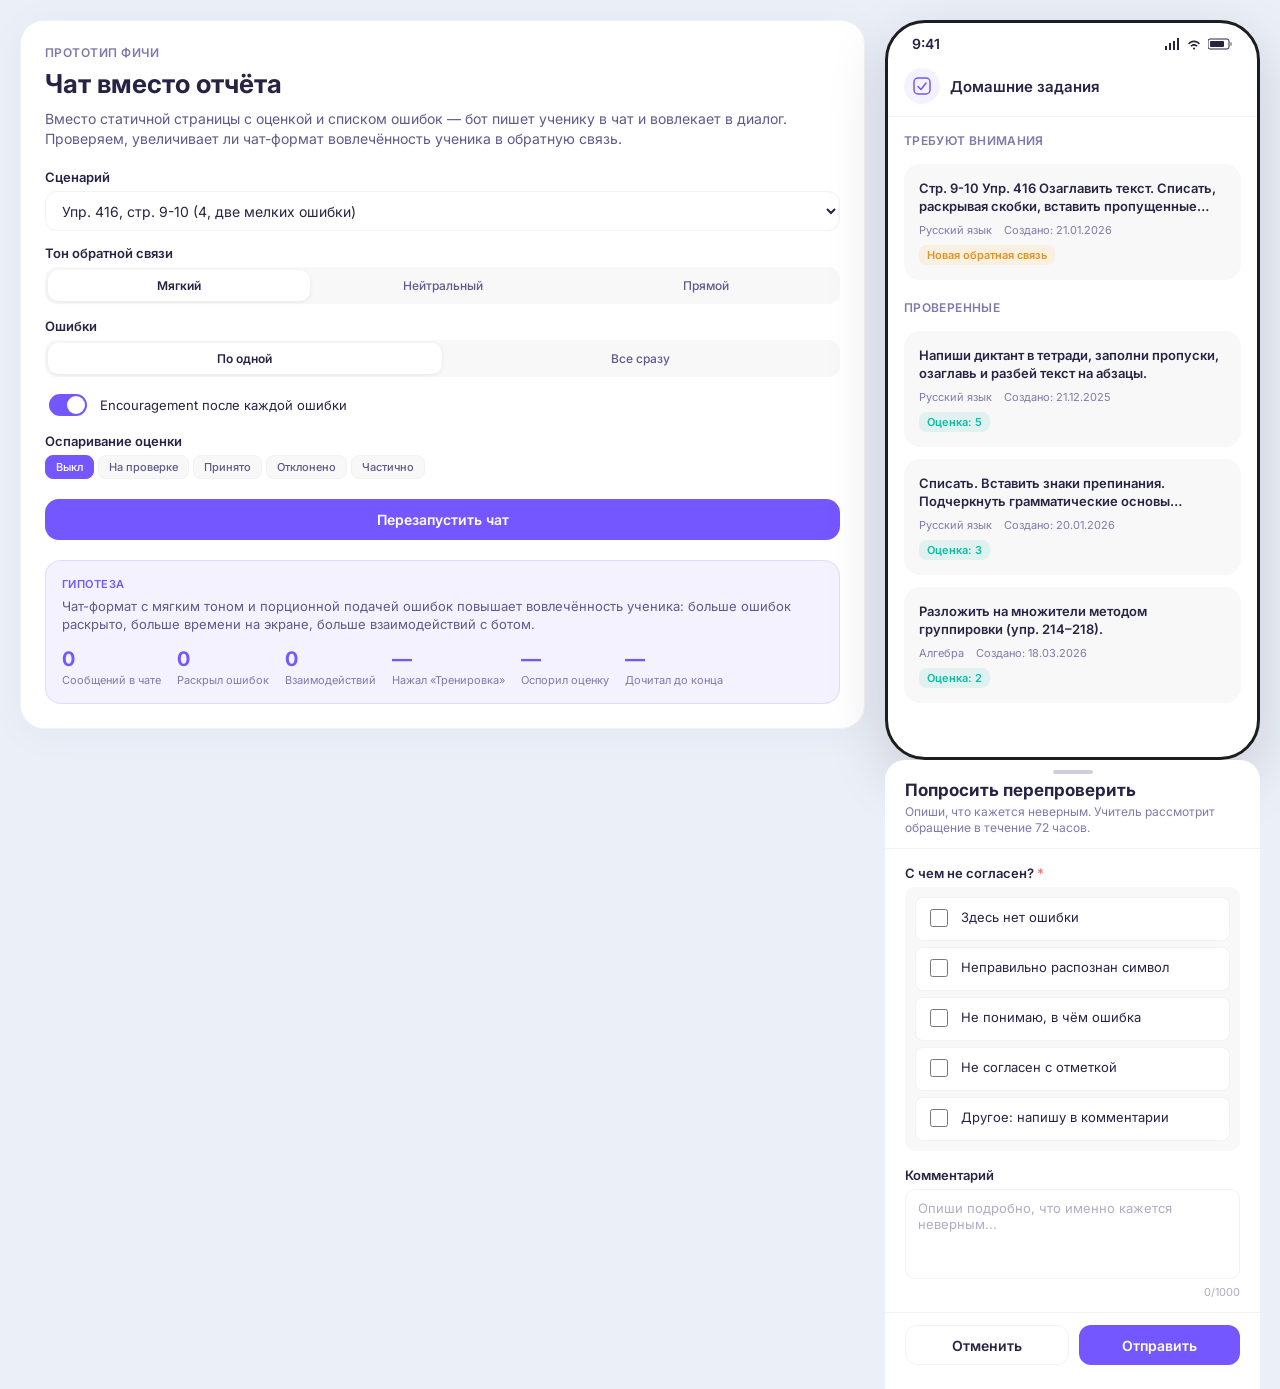
<file: index.html>
<!doctype html>
<html lang="ru">
<head>
  <meta charset="UTF-8" />
  <meta name="viewport" content="width=device-width, initial-scale=1.0" />
  <title>Neuroom: Chat Feedback Prototype</title>
  <link rel="preconnect" href="https://fonts.googleapis.com" />
  <link rel="preconnect" href="https://fonts.gstatic.com" crossorigin />
  <link href="https://fonts.googleapis.com/css2?family=Inter:wght@400;500;600;700&display=swap" rel="stylesheet" />
  <link rel="stylesheet" href="./styles.css" />
</head>
<body>
  <main class="prototype">
    <!-- Left panel: controls -->
    <section class="prototype-controls">
      <p class="prototype-controls__label">Прототип фичи</p>
      <h1 class="prototype-controls__title">Чат вместо отчёта</h1>
      <p class="prototype-controls__subtitle">Вместо статичной страницы с оценкой и списком ошибок — бот пишет ученику в чат и вовлекает в диалог. Проверяем, увеличивает ли чат-формат вовлечённость ученика в обратную связь.</p>

      <div class="form-grid">
        <label class="field">
          <span class="field__label">Сценарий</span>
          <select id="scenarioSelect"></select>
        </label>

        <label class="field">
          <span class="field__label">Тон обратной связи</span>
          <div class="segmented" id="toneSegment">
            <button class="active" data-tone="soft" type="button">Мягкий</button>
            <button data-tone="neutral" type="button">Нейтральный</button>
            <button data-tone="direct" type="button">Прямой</button>
          </div>
        </label>

        <label class="field">
          <span class="field__label">Ошибки</span>
          <div class="segmented" id="mistakeSegment">
            <button class="active" data-mistakes="one-by-one" type="button">По одной</button>
            <button data-mistakes="all" type="button">Все сразу</button>
          </div>
        </label>

        <label class="switch">
          <input id="showEncouragement" type="checkbox" checked />
          <span>Encouragement после каждой ошибки</span>
        </label>

        <label class="field">
          <span class="field__label">Оспаривание оценки</span>
          <div class="appeal-states" id="appealStateSegment">
            <button class="active" data-appeal="default" type="button">Выкл</button>
            <button data-appeal="pending" type="button">На проверке</button>
            <button data-appeal="accepted" type="button">Принято</button>
            <button data-appeal="rejected" type="button">Отклонено</button>
            <button data-appeal="mixed" type="button">Частично</button>
          </div>
        </label>

        <button class="btn-primary" id="replayBtn" type="button">Перезапустить чат</button>
      </div>

      <div class="hypothesis-box">
        <p class="hypothesis-box__label">Гипотеза</p>
        <p class="hypothesis-box__text">Чат-формат с мягким тоном и порционной подачей ошибок повышает вовлечённость ученика: больше ошибок раскрыто, больше времени на экране, больше взаимодействий с ботом.</p>
        <div class="hypothesis-box__metrics">
          <div class="metric">
            <span class="metric__value" id="metricMessages">0</span>
            <span class="metric__label">Сообщений в чате</span>
          </div>
          <div class="metric">
            <span class="metric__value" id="metricExpanded">0</span>
            <span class="metric__label">Раскрыл ошибок</span>
          </div>
          <div class="metric">
            <span class="metric__value" id="metricInteractions">0</span>
            <span class="metric__label">Взаимодействий</span>
          </div>
          <div class="metric">
            <span class="metric__value" id="metricPractice">—</span>
            <span class="metric__label">Нажал «Тренировка»</span>
          </div>
          <div class="metric">
            <span class="metric__value" id="metricAppeal">—</span>
            <span class="metric__label">Оспорил оценку</span>
          </div>
          <div class="metric">
            <span class="metric__value" id="metricScrolled">—</span>
            <span class="metric__label">Дочитал до конца</span>
          </div>
        </div>
      </div>
    </section>

    <!-- Right panel: phone mockup -->
    <section class="phone-wrapper">
      <div class="phone">
        <div class="phone__status-bar">
          <span>9:41</span>
          <div class="phone__status-icons">
            <svg width="16" height="12" viewBox="0 0 16 12"><path d="M1 8h2v4H1zM5 5h2v7H5zM9 3h2v9H9zM13 0h2v12h-2z" fill="currentColor"/></svg>
            <svg width="16" height="12" viewBox="0 0 16 12"><path d="M8 2.4C5.6 2.4 3.5 3.5 2 5.2l1.2 1.2C4.4 5 6.1 4.2 8 4.2s3.6.8 4.8 2.2L14 5.2C12.5 3.5 10.4 2.4 8 2.4zm0 3.6c-1.4 0-2.7.6-3.6 1.6L5.6 8.8c.6-.6 1.5-1 2.4-1s1.8.4 2.4 1l1.2-1.2C10.7 6.6 9.4 6 8 6zm0 3.6c-.6 0-1 .4-1 1s.4 1 1 1 1-.4 1-1-.4-1-1-1z" fill="currentColor"/></svg>
            <svg width="25" height="12" viewBox="0 0 25 12"><rect x="0" y="1" width="21" height="10" rx="2" stroke="currentColor" fill="none" stroke-width="1"/><rect x="22" y="4" width="2" height="4" rx="1" fill="currentColor" opacity="0.4"/><rect x="2" y="3" width="14" height="6" rx="1" fill="currentColor"/></svg>
          </div>
        </div>
        <!-- Header: changes based on active screen -->
        <div class="phone__header" id="phoneHeader">
          <button class="phone__back" id="backBtn" style="display:none">
            <svg width="10" height="16" viewBox="0 0 10 16" fill="none"><path d="M9 1L2 8l7 7" stroke="currentColor" stroke-width="2" stroke-linecap="round"/></svg>
          </button>
          <div class="phone__header-avatar" id="headerAvatar">
            <svg width="20" height="20" viewBox="0 0 20 20" fill="none"><rect x="2" y="2" width="16" height="16" rx="4" stroke="var(--color-primary)" stroke-width="1.5"/><path d="M6 10.5L9 13.5L14 7" stroke="var(--color-primary)" stroke-width="1.5" stroke-linecap="round" stroke-linejoin="round"/></svg>
          </div>
          <div class="phone__header-info">
            <span class="phone__header-name" id="headerName">Домашние задания</span>
            <span class="phone__header-status" id="headerStatus"></span>
          </div>
        </div>

        <!-- Screen 1: Homework list (visible by default) -->
        <div class="phone__screen" id="hwListScreen">
          <div class="hw-list" id="hwList">
            <!-- Generated by JS -->
          </div>
        </div>

        <!-- Screen 2: Chat feedback (hidden by default) -->
        <div class="phone__chat" id="chatArea" style="display:none">
          <!-- messages injected here -->
        </div>
        <div class="phone__input-bar" id="inputBar" style="display:none">
          <div class="phone__input" id="studentInput" contenteditable="false" data-placeholder="Ответ ученика..."></div>
          <button class="phone__send-btn" id="sendBtn" disabled>
            <svg width="20" height="20" viewBox="0 0 20 20" fill="none"><path d="M18 10L3 2v6l8 2-8 2v6l15-8z" fill="currentColor"/></svg>
          </button>
        </div>

        <!-- Appeal overlay & bottom sheet -->
        <div class="appeal-overlay" id="appealOverlay"></div>
        <div class="appeal-sheet" id="appealSheet">
          <div class="appeal-sheet__handle"><div class="appeal-sheet__handle-bar"></div></div>
          <div class="appeal-sheet__header">
            <h3 class="appeal-sheet__title">Попросить перепроверить</h3>
            <p class="appeal-sheet__desc">Опиши, что кажется неверным. Учитель рассмотрит обращение в течение 72 часов.</p>
          </div>
          <div class="appeal-sheet__body">
            <!-- Disagreement points -->
            <div>
              <label class="appeal-sheet__label">С чем не согласен? <span>*</span></label>
              <div class="appeal-sheet__options" id="appealOptions">
                <!-- Generated by JS -->
              </div>
              <div class="appeal-sheet__error" id="appealErrorPoints" style="display:none"></div>
            </div>
            <!-- Comment -->
            <div>
              <label class="appeal-sheet__label">Комментарий</label>
              <textarea class="appeal-sheet__textarea" id="appealComment" placeholder="Опиши подробно, что именно кажется неверным..." maxlength="1000"></textarea>
              <div class="appeal-sheet__char-count"><span id="appealCharCount">0</span>/1000</div>
            </div>
            <!-- Attachments -->
            <div>
              <label class="appeal-sheet__label">Вложения (опционально)</label>
              <p class="appeal-sheet__upload-hint">До 3 файлов, jpg/png/pdf, до 10 МБ</p>
              <div id="appealFileList"></div>
              <label class="appeal-sheet__upload-zone" id="appealUploadZone">
                <svg width="18" height="18" viewBox="0 0 24 24" fill="none"><path d="M21 15v4a2 2 0 0 1-2 2H5a2 2 0 0 1-2-2v-4M17 8l-5-5-5 5M12 3v12" stroke="currentColor" stroke-width="2" stroke-linecap="round" stroke-linejoin="round"/></svg>
                Загрузить файл
                <input type="file" id="appealFileInput" accept=".jpg,.jpeg,.png,.pdf" multiple style="display:none" />
              </label>
            </div>
          </div>
          <div class="appeal-sheet__footer">
            <button class="appeal-sheet__btn-cancel" id="appealCancelBtn">Отменить</button>
            <button class="appeal-sheet__btn-submit" id="appealSubmitBtn">Отправить</button>
          </div>
        </div>
      </div>
    </section>
  </main>

  <script src="./script.js"></script>
</body>
</html>
</file>
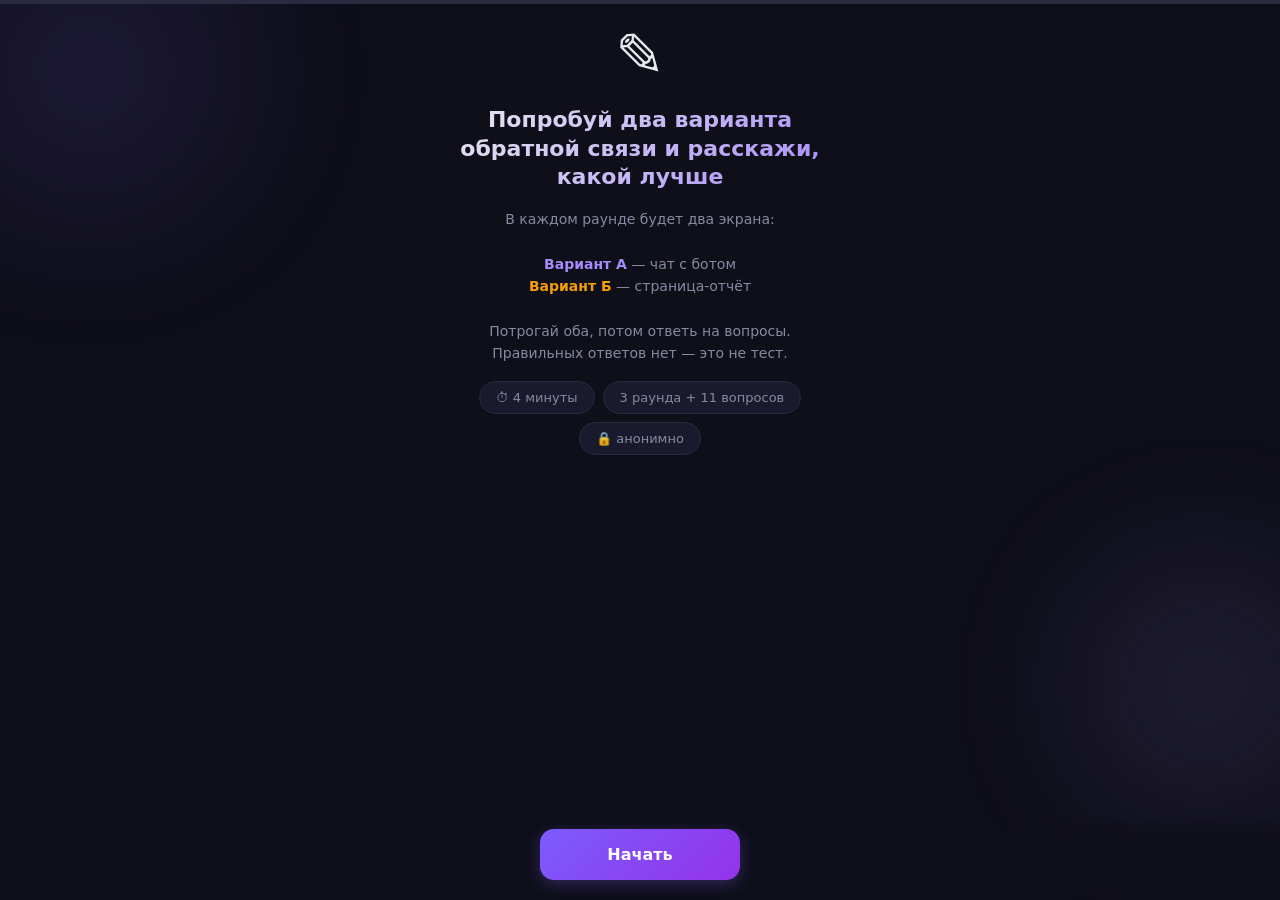
<file: survey/index.html>
<!DOCTYPE html>
<html lang="ru">
<head>
<meta charset="UTF-8">
<meta name="viewport" content="width=device-width, initial-scale=1.0, maximum-scale=1.0, user-scalable=no, viewport-fit=cover">
<meta name="apple-mobile-web-app-capable" content="yes">
<meta name="apple-mobile-web-app-status-bar-style" content="black-translucent">
<meta name="theme-color" content="#0f0f1a">
<title>Neuroom — Опрос: обратная связь по ДЗ</title>
<link rel="icon" href="data:image/svg+xml,<svg xmlns='http://www.w3.org/2000/svg' viewBox='0 0 100 100'><text y='.9em' font-size='90'>✏️</text></svg>">
<style>
:root {
  --bg: #0f0f1a;
  --card: #1a1a2e;
  --accent: #7c5cfc;
  --accent-light: #a78bfa;
  --accent-glow: rgba(124,92,252,.3);
  --text: #e8e8f0;
  --text-dim: #8888a0;
  --success: #34d399;
  --border: #2a2a40;
  --input-bg: #12121f;
  --radius: 16px;
}
*{margin:0;padding:0;box-sizing:border-box;-webkit-tap-highlight-color:transparent}
html{-webkit-text-size-adjust:100%;height:-webkit-fill-available}
body{
  font-family:-apple-system,BlinkMacSystemFont,'Segoe UI',system-ui,sans-serif;
  background:var(--bg);color:var(--text);
  min-height:100dvh;min-height:-webkit-fill-available;
  overflow-x:hidden;-webkit-font-smoothing:antialiased;
  overscroll-behavior-y:none;
}

/* ── Bg ── */
.bg-layer{position:fixed;inset:0;z-index:-1;pointer-events:none;overflow:hidden}
.blob{position:absolute;border-radius:50%;filter:blur(80px);opacity:.12;animation:bd 20s ease-in-out infinite alternate}
.blob-1{width:300px;height:300px;background:var(--accent);top:-80px;left:-60px}
.blob-2{width:250px;height:250px;background:var(--accent-light);bottom:10%;right:-50px;animation-delay:-7s}
@keyframes bd{0%{transform:translate(0,0) scale(1)}100%{transform:translate(40px,-30px) scale(1.15)}}

/* ── Progress ── */
.progress-wrap{position:fixed;top:0;left:0;right:0;z-index:100;height:4px;background:var(--border);top:env(safe-area-inset-top,0)}
.progress-bar{height:100%;width:0;background:linear-gradient(90deg,var(--accent),#ec4899,#f59e0b);background-size:200% 100%;animation:sh 3s ease-in-out infinite;transition:width .5s cubic-bezier(.4,0,.2,1);border-radius:0 3px 3px 0}
@keyframes sh{0%,100%{background-position:0 50%}50%{background-position:100% 50%}}

/* ── App container ── */
.app{
  max-width:414px;margin:0 auto;
  padding:16px 16px 130px;
  padding-top:calc(env(safe-area-inset-top,0)+12px);
  min-height:100dvh;display:flex;flex-direction:column;
}

/* ── Screen ── */
.screen{display:none;flex-direction:column;gap:16px;flex:1}
.screen.active{display:flex}
.screen.anim{animation:fu .4s cubic-bezier(.2,.8,.3,1)}
@keyframes fu{from{opacity:0;transform:translateY(24px) scale(.97)}to{opacity:1;transform:translateY(0) scale(1)}}

/* ── Question elements ── */
.q-icon{font-size:42px;text-align:center}
.anim .q-icon{animation:bi .5s cubic-bezier(.2,.8,.3,1.2)}
@keyframes bi{0%{transform:scale(0) rotate(-15deg);opacity:0}60%{transform:scale(1.2) rotate(5deg);opacity:1}100%{transform:scale(1) rotate(0)}}
.q-number{font-size:12px;color:var(--accent-light);font-weight:600;letter-spacing:.5px;text-transform:uppercase}
.q-text{font-size:20px;font-weight:700;line-height:1.35}
.q-hint{font-size:13px;color:var(--text-dim);line-height:1.5}

/* ── Inputs ── */
textarea{width:100%;min-height:90px;background:var(--input-bg);border:2px solid var(--border);border-radius:var(--radius);color:var(--text);font-size:16px;font-family:inherit;padding:14px;resize:vertical;outline:none;transition:border-color .2s,box-shadow .2s}
textarea:focus{border-color:var(--accent);box-shadow:0 0 0 3px var(--accent-glow)}
textarea::placeholder{color:var(--text-dim)}
input[type="text"]{width:100%;background:var(--input-bg);border:2px solid var(--border);border-radius:var(--radius);color:var(--text);font-size:20px;font-family:inherit;padding:16px;outline:none;transition:border-color .2s,box-shadow .2s;text-align:center;letter-spacing:2px}
input[type="text"]:focus{border-color:var(--accent);box-shadow:0 0 0 3px var(--accent-glow)}
input[type="text"]::placeholder{color:var(--text-dim);letter-spacing:0}

/* ── Choice ── */
.choices{display:flex;flex-direction:column;gap:10px}
.choice-btn{background:var(--input-bg);border:2px solid var(--border);border-radius:var(--radius);color:var(--text);font-size:15px;font-family:inherit;padding:14px 16px;min-height:48px;text-align:left;cursor:pointer;transition:all .2s;line-height:1.4}
.choice-btn:active{border-color:var(--accent);background:rgba(124,92,252,.12)}
.choice-btn.selected{border-color:var(--accent);background:rgba(124,92,252,.15);box-shadow:0 0 0 1px var(--accent)}

/* ── Chips ── */
.chips{display:flex;flex-wrap:wrap;gap:8px}
.chip{background:var(--input-bg);border:2px solid var(--border);border-radius:12px;color:var(--text);font-size:14px;font-family:inherit;padding:10px 14px;min-height:44px;display:flex;align-items:center;cursor:pointer;transition:all .25s;user-select:none;line-height:1.3}
.chip:active{border-color:var(--accent);background:rgba(124,92,252,.12);transform:scale(.97)}
.chip.selected{border-color:var(--accent);background:rgba(124,92,252,.18);box-shadow:0 0 0 1px var(--accent),0 4px 12px var(--accent-glow);transform:translateY(-2px)}

/* ── Conditional ── */
.conditional-input{display:none;margin-top:4px}
.conditional-input.visible{display:block;animation:fu .3s ease-out}
.conditional-input textarea{min-height:70px}

/* ── Nav ── */
.nav{position:fixed;bottom:8px;bottom:max(env(safe-area-inset-bottom,0),8px);left:0;right:0;padding:12px 16px 12px;background:linear-gradient(transparent,var(--bg) 25%);display:flex;gap:10px;justify-content:center;z-index:50}
.nav-btn{flex:1;max-width:200px;padding:16px 20px;border-radius:14px;font-size:16px;font-weight:600;font-family:inherit;cursor:pointer;transition:all .15s;border:none;min-height:50px}
.btn-back{background:var(--card);color:var(--text-dim)}
.btn-back:active{background:var(--border)}
.btn-next{background:linear-gradient(135deg,var(--accent),#9333ea);color:#fff;box-shadow:0 4px 15px var(--accent-glow)}
.btn-next:active:not(:disabled){transform:scale(.97)}
.btn-next:disabled{opacity:.4;cursor:default}

/* ── Welcome / Finish ── */
.welcome-icon{font-size:60px;text-align:center;margin-top:20px;animation:fl 3s ease-in-out infinite}
@keyframes fl{0%,100%{transform:translateY(0)}25%{transform:translateY(-8px)}75%{transform:translateY(4px)}}
.welcome-title{font-size:22px;font-weight:800;text-align:center;line-height:1.3;background:linear-gradient(135deg,var(--text),var(--accent-light));-webkit-background-clip:text;-webkit-text-fill-color:transparent;background-clip:text;padding:0 8px}
.welcome-sub{font-size:14px;color:var(--text-dim);text-align:center;line-height:1.6}
.welcome-pills{display:flex;flex-wrap:wrap;gap:8px;justify-content:center}
.pill{background:var(--card);border:1px solid var(--border);border-radius:20px;padding:8px 16px;font-size:13px;color:var(--text-dim);animation:fu .5s ease-out both}
.pill:nth-child(1){animation-delay:.1s}.pill:nth-child(2){animation-delay:.2s}.pill:nth-child(3){animation-delay:.3s}
.finish-icon{font-size:64px;text-align:center;margin-top:40px;animation:fp .6s cubic-bezier(.2,.8,.3,1.3)}
@keyframes fp{0%{transform:scale(0) rotate(-20deg);opacity:0}60%{transform:scale(1.3) rotate(10deg);opacity:1}100%{transform:scale(1) rotate(0)}}
.finish-title{font-size:24px;font-weight:800;text-align:center;background:linear-gradient(135deg,var(--success),#60a5fa,var(--accent-light));-webkit-background-clip:text;-webkit-text-fill-color:transparent;background-clip:text}
.finish-sub{font-size:14px;color:var(--text-dim);text-align:center;line-height:1.6}

/* ── Round intro ── */
.round-badge{display:inline-block;background:var(--accent);color:#fff;font-size:11px;font-weight:700;padding:4px 12px;border-radius:20px;letter-spacing:.5px;text-transform:uppercase}
.round-title{font-size:20px;font-weight:800;line-height:1.3;text-align:center}
.round-desc{font-size:14px;color:var(--text-dim);text-align:center;line-height:1.6}
/* ── Word-by-word reveal ── */
.reveal-text{
  font-size:16px;color:var(--text);text-align:center;line-height:1.7;font-weight:500;
  min-height:60px;
}
.reveal-text .rw{
  display:inline;opacity:0;transition:opacity .25s ease;
}
.reveal-text .rw.visible{opacity:1}

/* ══ Phone mockup ══ */
.phone-frame{
  width:100%;max-width:340px;
  /* iPhone 11 ratio: 414/896 ≈ 0.462 → height = width / 0.462 */
  aspect-ratio: 9/19.5;
  margin:0 auto;
  background:#fff;
  border-radius:32px;
  border:3px solid #1d1d1f;
  overflow:hidden;
  display:flex;flex-direction:column;
  box-shadow:0 12px 40px rgba(0,0,0,.35);
  position:relative;
}
.phone-status{display:flex;justify-content:space-between;align-items:center;padding:8px 20px 4px;font-size:12px;font-weight:600;color:#1d1d1f}
.phone-header{display:flex;align-items:center;gap:8px;padding:6px 14px 8px;border-bottom:1px solid #f2f2f2}
.phone-header-back{background:none;border:none;padding:4px;cursor:pointer;color:#7457fe;font-size:14px}
.phone-header-avatar{width:30px;height:30px;border-radius:50%;background:rgba(116,87,254,.08);display:flex;align-items:center;justify-content:center;font-size:14px}
.phone-header-name{font-size:14px;font-weight:600;color:#272443}
.phone-header-sub{font-size:11px;color:#0fbba6}
.phone-body{flex:1;min-height:0;overflow-y:scroll;-webkit-overflow-scrolling:touch;overscroll-behavior:contain;touch-action:pan-y;padding:12px;display:flex;flex-direction:column;gap:6px;scroll-behavior:smooth}
.phone-body::-webkit-scrollbar{width:2px}
.phone-body::-webkit-scrollbar-thumb{background:#d0cde1;border-radius:2px}
.phone-input-bar{display:flex;align-items:center;gap:6px;padding:8px 12px 20px;border-top:1px solid #f2f2f2;background:#fff}
.phone-input-field{flex:1;min-height:30px;padding:6px 12px;border-radius:16px;background:#f8f8f8;font-size:12px;color:#b0adc4}

/* ── Mockup variant label ── */
.mockup-variant{
  display:flex;align-items:center;gap:12px;
  padding:14px 18px;border-radius:16px;margin-bottom:8px;
}
.mockup-variant.variant-a{background:linear-gradient(135deg,#7c5cfc,#9333ea)}
.mockup-variant.variant-b{background:linear-gradient(135deg,#f59e0b,#ef4444)}
.mockup-variant-letter{
  width:40px;height:40px;border-radius:12px;background:rgba(255,255,255,.2);
  display:flex;align-items:center;justify-content:center;
  font-size:20px;font-weight:900;color:#fff;flex-shrink:0;
}
.mockup-variant-text{flex:1}
.mockup-variant-title{font-size:16px;font-weight:700;color:#fff}
.mockup-variant-desc{font-size:12px;color:rgba(255,255,255,.7);margin-top:2px}
.mockup-instruction{
  text-align:center;font-size:14px;font-weight:600;color:var(--accent-light);
  margin-bottom:6px;padding:8px 14px;
  background:rgba(124,92,252,.1);border:1.5px solid rgba(124,92,252,.25);
  border-radius:12px;
}
.mockup-instruction .mi-arrow{
  display:inline-block;animation:miPulse 1.5s ease-in-out infinite;margin-right:4px;
}
@keyframes miPulse{0%,100%{transform:translateY(0)}50%{transform:translateY(4px)}}
.mockup-instruction.shake{animation:hintShake .5s ease-out}

/* ── Typing indicator ── */
.m-typing{max-width:60px;padding:10px 16px;border-radius:14px;border-bottom-left-radius:4px;background:#f8f8f8;align-self:flex-start;display:flex;gap:4px}
.m-typing span{width:6px;height:6px;background:#b0adc4;border-radius:50%;animation:blink 1.2s infinite}
.m-typing span:nth-child(2){animation-delay:.2s}
.m-typing span:nth-child(3){animation-delay:.4s}
@keyframes blink{0%,60%,100%{opacity:.3}30%{opacity:1}}

/* ── Chat mockup messages ── */
.m-bot{max-width:80%;padding:8px 12px;border-radius:14px;border-bottom-left-radius:4px;background:#f8f8f8;font-size:13px;line-height:1.4;color:#272443;align-self:flex-start;animation:fu .3s ease-out}
.m-student{max-width:80%;padding:8px 12px;border-radius:14px;border-bottom-right-radius:4px;background:#7457fe;color:#fff;font-size:13px;line-height:1.4;align-self:flex-end;animation:fu .3s ease-out}
.m-grade{max-width:85%;align-self:flex-start;padding:10px 14px;border-radius:14px;border-bottom-left-radius:4px;background:#f8f8f8;display:flex;align-items:center;gap:10px;animation:fu .3s ease-out}
.m-grade-circle{width:36px;height:36px;border-radius:50%;display:flex;align-items:center;justify-content:center;font-size:16px;font-weight:700;color:#fff;flex-shrink:0}
.m-grade-circle.g5{background:#0fbba6}.m-grade-circle.g4{background:#66bb6a}.m-grade-circle.g3{background:#ffb347}.m-grade-circle.g2{background:#ff7070}
.m-grade-text{font-size:12px;color:#272443;line-height:1.3}
.m-grade-text strong{display:block;font-size:11px;color:#7f7aab;font-weight:500}
.m-sep{text-align:center;font-size:10px;color:#b0adc4;padding:4px 0}
.m-mistake{max-width:85%;align-self:flex-start;background:#f8f8f8;border-radius:14px;border-bottom-left-radius:4px;animation:fu .3s ease-out}
.m-mistake-hdr{padding:8px 12px;display:flex;align-items:center;gap:6px;cursor:pointer}
.m-mistake-icon{width:20px;height:20px;border-radius:50%;display:flex;align-items:center;justify-content:center;font-size:10px;flex-shrink:0}
.m-mistake-icon.critical{background:rgba(255,112,112,.15);color:#ff7070}
.m-mistake-icon.major{background:rgba(255,179,71,.15);color:#ffb347}
.m-mistake-icon.minor{background:rgba(116,87,254,.1);color:#7457fe}
.m-mistake-title{font-size:13px;font-weight:600;color:#272443;flex:1}
.m-mistake-chevron{color:#b0adc4;font-size:10px;transition:transform .2s}
.m-mistake.expanded .m-mistake-chevron{transform:rotate(180deg)}
.m-mistake-body{display:none}
.m-mistake.expanded .m-mistake-body{display:block}
.m-mistake-content{padding:0 12px 10px;font-size:11px;line-height:1.4;color:#5f5a89}
.m-mistake-diff{margin-top:6px;font-size:10px;font-weight:600;color:#7f7aab}
.m-mistake-was{display:inline-block;padding:2px 8px;border-radius:6px;background:rgba(255,112,112,.1);color:#ff7070;text-decoration:line-through;font-size:11px;margin-top:2px}
.m-mistake-now{display:inline-block;padding:2px 8px;border-radius:6px;background:rgba(15,187,166,.1);color:#0fbba6;font-size:11px;margin-top:2px}
.m-encourage{margin-top:6px;padding:6px 8px;background:rgba(15,187,166,.08);border-radius:8px;font-size:10px;color:#0a8f7e;line-height:1.4}
.m-appeal-btn{display:block;margin:8px 0 4px auto;padding:5px 10px;border-radius:8px;border:1.5px solid #7457fe;background:none;color:#7457fe;font-size:11px;font-weight:600;cursor:pointer;font-family:inherit}
.m-cta{max-width:85%;align-self:flex-start;animation:fu .3s ease-out}
.m-cta button{display:flex;align-items:center;gap:6px;padding:10px 16px;border-radius:14px;border-bottom-left-radius:4px;border:none;background:linear-gradient(135deg,#7457fe,#9b7dff);color:#fff;font-size:13px;font-weight:600;cursor:pointer;font-family:inherit;width:100%}

/* ── Report mockup ── */
.report-phone .phone-body{
  background:#f8fafc;
  gap:12px;
  padding:12px;
}
.report-phone .phone-input-bar{display:none}
.report-phone__header{padding:8px 12px 10px}
.report-back-btn{
  width:32px;height:32px;border-radius:10px;border:1px solid #ededf6;background:#fff;
  color:#7a7f82;font-size:16px;display:flex;align-items:center;justify-content:center;
  cursor:pointer;padding:0;line-height:1;
}
.report-subhead{font-size:11px;color:#7a7f82}

.r-screen{display:flex;flex-direction:column;gap:12px}
.r-score{
  background:#fbf8ff;
  border:1px solid #ededf6;
  border-radius:20px;
  padding:14px;
  display:flex;
  gap:14px;
  align-items:stretch;
}
.r-score-grade{
  min-width:110px;
  background:#fff;
  border-radius:16px;
  box-shadow:0 4px 20px rgba(139,139,139,.12);
  padding:14px 12px;
  display:flex;
  flex-direction:column;
  align-items:center;
  justify-content:center;
  gap:10px;
}
.r-score-grade-label{font-size:11px;line-height:1.3;font-weight:500;color:#272443;text-align:center}
.r-score-grade-val{
  width:44px;height:44px;border-radius:10px;
  background:#6240ff;color:#fff;
  display:flex;align-items:center;justify-content:center;
  font-size:23px;font-weight:500;line-height:1;
}
.r-score-text{
  flex:1;
  font-size:13px;
  line-height:1.45;
  color:#333435;
  display:flex;
  flex-direction:column;
  justify-content:center;
  gap:8px;
}
.r-score-text strong{display:block;font-size:16px;font-weight:500;line-height:1.35;color:#232323}

.r-feedback{
  background:#fff;
  border:1px solid #ededf6;
  border-radius:20px;
  padding:14px;
}
.r-feedback h3{
  font-size:14px;
  line-height:1.3;
  font-weight:500;
  color:#232323;
  margin-bottom:8px;
}
.r-feedback p{
  font-size:12px;
  color:#333435;
  line-height:1.45;
  margin:0;
}

.r-section-title{
  font-size:18px;
  font-weight:500;
  line-height:1.35;
  color:#232323;
  margin-top:2px;
}

.r-pages-card{
  background:#fff;
  border:1px solid #ededf6;
  border-radius:20px;
  box-shadow:0 4px 20px rgba(139,139,139,.08);
  padding:14px;
  display:flex;
  flex-direction:column;
  gap:12px;
}
.r-pages-head{
  display:flex;
  align-items:center;
  justify-content:space-between;
  gap:10px;
}
.r-pages-head-title{
  font-size:14px;
  font-weight:500;
  color:#232323;
}
.r-pages-head-right{
  display:flex;
  align-items:center;
  gap:8px;
}
.r-pages-chip{
  display:inline-flex;
  align-items:center;
  gap:6px;
  padding:6px 10px;
  border:1px solid #ededf6;
  border-radius:10px;
  background:#fff;
  font-size:12px;
  font-weight:500;
  color:#232323;
  white-space:nowrap;
}
.r-pages-chip--error::before{content:"⨂";font-size:10px;color:#ef4444}
.r-pages-chip--ok::before{content:"✓";font-size:11px;color:#10b981}
.r-pages-toggle{
  width:28px;height:28px;
  border:1px solid #ededf6;
  border-radius:10px;
  background:#fff;
  color:#7a7f82;
  font-size:12px;
  display:flex;align-items:center;justify-content:center;
  padding:0;
  cursor:pointer;
}
.r-pages-divider{
  height:1px;
  width:100%;
  background:#ededf6;
}

.r-error-item{
  display:flex;
  flex-direction:column;
  gap:8px;
}
.r-error-item + .r-error-item{
  border-top:1px solid #ededf6;
  padding-top:14px;
}
.r-error-item-top{
  display:flex;
  align-items:flex-start;
  justify-content:space-between;
  gap:12px;
}
.r-error-num{
  font-size:14px;
  line-height:1.4;
  font-weight:500;
  color:#232323;
  margin:0;
}
.r-error-desc{
  font-size:12px;
  line-height:1.45;
  color:#333435;
  margin:0;
}
.r-encourage{margin-top:6px;padding:8px 10px;background:rgba(15,187,166,.08);border-radius:10px;font-size:11px;color:#0a8f7e;line-height:1.4}

.r-dispute-btn{
  display:inline-flex;
  align-items:center;
  gap:6px;
  padding:8px 12px;
  border-radius:10px;
  border:1px solid #ededf6;
  background:#fff;
  font-size:12px;
  font-weight:500;
  line-height:1;
  color:#232323;
  cursor:pointer;
  font-family:inherit;
  white-space:nowrap;
}
.r-dispute-btn::before{content:"ⓘ";font-size:11px;color:#7a7f82}

/* ── Report bottom sheet (appeal form) ── */
.r-sheet-overlay{position:absolute;inset:0;background:rgba(35,35,35,.25);z-index:5;opacity:0;pointer-events:none;transition:opacity .3s}
.r-sheet-overlay.open{opacity:1;pointer-events:auto}
.r-sheet{
  position:absolute;bottom:0;left:0;right:0;z-index:6;
  background:#fff;border-radius:20px 20px 0 0;padding:16px;
  transform:translateY(100%);transition:transform .35s cubic-bezier(.32,.72,0,1);
  display:flex;flex-direction:column;gap:10px;
  max-height:85%;overflow-y:auto;
}
.r-sheet.open{transform:translateY(0)}
.r-sheet-header{display:flex;justify-content:space-between;align-items:center}
.r-sheet-title{font-size:15px;font-weight:700;color:#232323}
.r-sheet-close{background:none;border:none;font-size:18px;color:#7a7f82;cursor:pointer;padding:4px}
.r-sheet-ctx{background:#f2f6f8;border:1px solid #ededf6;border-radius:12px;padding:12px}
.r-sheet-ctx-title{font-size:12px;font-weight:600;color:#232323}
.r-sheet-ctx-desc{font-size:11px;color:#333435;margin-top:4px;line-height:1.4}
.r-sheet-q{font-size:12px;font-weight:600;color:#232323}
.r-sheet-q span{color:#7a7f82;font-weight:400}
.r-sheet-checkboxes{display:flex;flex-direction:column;gap:8px}
.r-sheet-cb{display:flex;align-items:center;gap:8px;cursor:pointer}
.r-sheet-cb input{width:16px;height:16px;accent-color:#232323;cursor:pointer}
.r-sheet-cb-label{font-size:12px;color:#232323}
.r-sheet-comment{display:flex;flex-direction:column;gap:4px}
.r-sheet-comment-label{font-size:12px;font-weight:600;color:#232323}
.r-sheet-comment textarea{width:100%;min-height:55px;border:none;background:#f2f6f8;border-radius:10px;padding:10px;font-size:12px;font-family:inherit;color:#232323;resize:none;outline:none}
.r-sheet-comment textarea::placeholder{color:#7a7f82}
.r-sheet-hint{font-size:10px;color:#7a7f82;opacity:.7}
.r-sheet-btns{display:flex;flex-direction:column;gap:6px}
.r-sheet-btns button{width:100%;padding:10px;border-radius:10px;font-size:13px;font-weight:600;font-family:inherit;cursor:pointer;border:none}
.r-sheet-btn-submit{background:#6240ff;color:#fff;box-shadow:0 4px 12px rgba(98,64,255,.2)}
.r-sheet-btn-submit:disabled{opacity:.4;cursor:default}
.r-sheet-btn-cancel{background:#fff;border:1px solid #ededf6 !important;color:#232323}

/* ── Chat quick-reply chips ── */
.m-chips{display:flex;flex-wrap:wrap;gap:4px;max-width:90%;align-self:flex-start;animation:fu .3s ease-out}
.m-chip{padding:6px 10px;border-radius:10px;border:1.5px solid #7457fe;background:none;color:#7457fe;font-size:11px;font-weight:600;font-family:inherit;cursor:pointer;transition:all .15s}
.m-chip:active{background:rgba(116,87,254,.15)}

.r-error-block{
  border-radius:14px;
  padding:12px;
  margin:0;
}
.r-error-block.student{background:rgba(255,213,209,.2)}
.r-error-block.correct{background:#fbf8ff}
.r-error-block-label{
  font-size:12px;
  line-height:1.2;
  font-weight:500;
  margin-bottom:6px;
}
.r-error-block.student .r-error-block-label{color:#b91c1b}
.r-error-block.correct .r-error-block-label{color:#7455ff}
.r-error-block-val{
  font-size:12px;
  line-height:1.45;
  color:#232323;
}

.r-photo-wrap{
  width:100%;
  max-width:200px;
  height:260px;
  border-radius:16px;
  border:2px solid #fff;
  overflow:hidden;
  position:relative;
  margin-top:2px;
}
.r-photo-wrap img{
  width:100%;
  height:100%;
  object-fit:cover;
  display:block;
}
.r-photo-expand{
  position:absolute;
  right:10px;
  bottom:10px;
  width:26px;
  height:26px;
  border-radius:8px;
  border:1px solid #ededf6;
  background:#fff;
  color:#7a7f82;
  font-size:12px;
  display:flex;
  align-items:center;
  justify-content:center;
  padding:0;
}
.r-photo-highlight{
  position:absolute;
  left:6px;
  top:106px;
  width:84px;
  height:70px;
  border-radius:10px;
  border:1px solid #b91c1b;
  background:rgba(185,28,27,.1);
}

.r-page-collapsed{
  background:#fff;
  border:1px solid #ededf6;
  border-radius:14px;
  padding:10px 12px;
}

.r-appeal-result{
  margin-top:8px;
  padding:10px;
  border-radius:12px;
  background:#e6f9f0;
  border:1.5px solid #b3e5d1;
  font-size:11px;
  color:#272443;
  line-height:1.35;
}

/* ── Tap hint pulse ── */
.tap-hint{text-align:center;font-size:13px;color:#7457fe;font-weight:700;animation:pulse 2s ease-in-out infinite;margin-top:6px;padding:8px 14px;background:rgba(116,87,254,.12);border:1.5px solid rgba(116,87,254,.3);border-radius:10px}
.tap-hint.shake{animation:hintShake .5s ease-out}
@keyframes hintShake{0%,100%{transform:translateX(0)}20%{transform:translateX(-8px)}40%{transform:translateX(8px)}60%{transform:translateX(-4px)}80%{transform:translateX(4px)}}
@keyframes pulse{0%,100%{opacity:.6}50%{opacity:1}}
.done-badge{text-align:center;font-size:13px;color:var(--success);font-weight:600;padding:8px 0}

/* ── Sending overlay ── */
.sending-overlay{display:none;position:fixed;inset:0;background:rgba(15,15,26,.85);z-index:200;align-items:center;justify-content:center;flex-direction:column;gap:16px}
.sending-overlay.visible{display:flex}
.spinner{width:40px;height:40px;border:3px solid var(--border);border-top-color:var(--accent);border-radius:50%;animation:spin .8s linear infinite}
@keyframes spin{to{transform:rotate(360deg)}}

/* ── Confetti ── */
#confetti{position:fixed;inset:0;z-index:100;pointer-events:none}

/* ── Halfway ── */
.halfway-toast{position:fixed;top:20px;left:50%;transform:translateX(-50%) translateY(-100px);background:linear-gradient(135deg,#7c5cfc,#ec4899);color:#fff;font-size:14px;font-weight:700;padding:10px 20px;border-radius:30px;z-index:150;pointer-events:none;white-space:nowrap;box-shadow:0 8px 30px rgba(124,92,252,.4)}
.halfway-toast.show{animation:ts 2.5s cubic-bezier(.2,.8,.3,1) forwards}
@keyframes ts{0%{transform:translateX(-50%) translateY(-100px);opacity:0}15%{transform:translateX(-50%) translateY(0);opacity:1}80%{transform:translateX(-50%) translateY(0);opacity:1}100%{transform:translateX(-50%) translateY(-100px);opacity:0}}

/* ── Mobile: iPhone 11 (414×896) ── */
@media (max-width:430px) {
  .app{padding:10px 14px 120px;padding-top:calc(env(safe-area-inset-top,0)+8px)}
  .screen{gap:12px}
  .q-icon{font-size:36px}
  .q-text{font-size:18px}
  .q-hint{font-size:12px}
  .welcome-icon{font-size:50px;margin-top:10px}
  .welcome-title{font-size:20px}
  .welcome-sub{font-size:13px}
  .finish-icon{font-size:52px;margin-top:24px}
  .finish-title{font-size:22px}
  .round-title{font-size:18px}
  .reveal-text{font-size:15px;min-height:50px}

  /* Phone mockup — fit on screen */
  .phone-frame{
    max-width:100%;
    aspect-ratio:auto;
    height:calc(100dvh - 230px);
    height:calc(100svh - 230px);
    border-radius:24px;
    border-width:2px;
  }
  .phone-status{padding:6px 16px 2px;font-size:11px}
  .phone-header{padding:4px 12px 6px;gap:6px}
  .phone-header-avatar{width:26px;height:26px;font-size:12px}
  .phone-header-name{font-size:13px}
  .phone-header-sub{font-size:10px}
  .phone-body{padding:10px;gap:5px}
  .phone-input-bar{padding:6px 10px 14px}

  /* Variant badge — compact */
  .mockup-variant{padding:10px 14px;gap:10px;margin-bottom:4px;border-radius:12px}
  .mockup-variant-letter{width:34px;height:34px;font-size:17px;border-radius:10px}
  .mockup-variant-title{font-size:14px}
  .mockup-variant-desc{font-size:11px}
  .mockup-instruction{font-size:13px;margin-bottom:4px;padding:7px 12px}

  /* Chat messages — slightly smaller */
  .m-bot,.m-student{font-size:12px;padding:7px 10px;border-radius:12px}
  .m-bot{border-bottom-left-radius:3px}
  .m-student{border-bottom-right-radius:3px}
  .m-grade{padding:8px 10px;gap:8px;border-radius:12px;border-bottom-left-radius:3px}
  .m-grade-circle{width:32px;height:32px;font-size:14px}
  .m-grade-text{font-size:11px}
  .m-grade-text strong{font-size:10px}
  .m-mistake{border-radius:12px;border-bottom-left-radius:3px}
  .m-mistake-hdr{padding:6px 10px}
  .m-mistake-title{font-size:12px}
  .m-mistake-content{font-size:10px;padding:0 10px 8px}
  .m-mistake-was,.m-mistake-now{font-size:10px}
  .m-appeal-btn{font-size:10px;padding:4px 8px}
  .m-typing{padding:8px 14px}
  .m-typing span{width:5px;height:5px}
  .m-sep{font-size:9px}

  /* Report — smaller */
  .report-phone .phone-body{padding:10px;gap:10px}
  .report-phone__header{padding:6px 10px 8px}
  .report-back-btn{width:28px;height:28px;border-radius:8px;font-size:14px}
  .r-screen{gap:10px}
  .r-score{padding:12px;gap:10px;border-radius:16px}
  .r-score-grade{min-width:92px;padding:10px 8px;border-radius:12px;gap:8px}
  .r-score-grade-label{font-size:10px}
  .r-score-grade-val{width:38px;height:38px;border-radius:8px;font-size:19px}
  .r-score-text{font-size:11px;gap:6px}
  .r-score-text strong{font-size:14px}
  .r-feedback{padding:12px;border-radius:16px}
  .r-feedback h3{font-size:13px;margin-bottom:6px}
  .r-feedback p{font-size:11px}
  .r-section-title{font-size:16px}
  .r-pages-card{padding:12px;border-radius:16px;gap:10px}
  .r-pages-head-title{font-size:13px}
  .r-pages-chip{font-size:11px;padding:5px 8px;border-radius:8px}
  .r-pages-toggle{width:24px;height:24px;border-radius:8px}
  .r-error-item{gap:6px}
  .r-error-item + .r-error-item{padding-top:12px}
  .r-error-num{font-size:13px}
  .r-error-desc{font-size:11px}
  .r-dispute-btn{font-size:11px;padding:7px 10px;border-radius:8px}
  .r-error-block{padding:10px;border-radius:12px}
  .r-error-block-label{font-size:11px;margin-bottom:4px}
  .r-error-block-val{font-size:11px}
  .r-photo-wrap{max-width:160px;height:210px;border-radius:14px}
  .r-photo-expand{width:24px;height:24px;border-radius:7px}
  .r-photo-highlight{left:5px;top:84px;width:66px;height:56px}
  .r-page-collapsed{padding:9px 10px;border-radius:12px}

  /* Nav */
  .nav{bottom:10px;bottom:max(env(safe-area-inset-bottom,0),10px);padding:10px 14px 10px}
  .nav-btn{padding:14px 16px;font-size:15px;border-radius:12px;min-height:46px}

  /* Inputs */
  textarea{min-height:80px;font-size:16px;padding:12px}
  .choice-btn{padding:12px 14px;font-size:14px}
  .chip{padding:10px 12px;font-size:13px}
  .tap-hint{font-size:11px;padding:5px 10px}
  .done-badge{font-size:12px}
}

/* Small phones (iPhone SE etc) */
@media (max-width:380px) {
  .phone-frame{height:calc(100dvh - 210px);border-radius:20px}
  .q-text{font-size:16px}
  .mockup-variant{padding:8px 12px}
  .mockup-variant-letter{width:30px;height:30px;font-size:15px}
  .mockup-variant-title{font-size:13px}
}

@supports(-webkit-touch-callout:none){body{height:-webkit-fill-available}textarea:focus,input[type="text"]:focus{scroll-margin-bottom:160px}}
</style>
</head>
<body>

<div class="bg-layer"><div class="blob blob-1"></div><div class="blob blob-2"></div></div>
<div class="progress-wrap"><div class="progress-bar" id="progressBar"></div></div>
<div class="app" id="app"></div>

<div class="nav" id="nav" style="display:none">
  <button class="nav-btn btn-back" id="btnBack" onclick="goBack()">Назад</button>
  <button class="nav-btn btn-next" id="btnNext" onclick="goNext()">Дальше</button>
</div>

<div class="halfway-toast" id="halfwayToast">&#128170; Половина позади!</div>
<canvas id="confetti"></canvas>
<div class="sending-overlay" id="sendingOverlay"><div class="spinner"></div><div style="color:var(--text-dim);font-size:15px">Отправляем...</div></div>

<script>
const GOOGLE_SCRIPT_URL = 'https://script.google.com/macros/s/AKfycbx6XoYPCAA3ld_fUJYVtHPHWU-tkqxYCDgEsJtY7UIK-L-8MvNMpy7zY4Di8_K8NCvi5w/exec';

// ══════════════════════════════════════
// PHONE FRAME BUILDER
// ══════════════════════════════════════
function phoneFrame(bodyId, headerName, headerSub) {
  return `
  <div class="phone-frame">
    <div class="phone-status"><span>9:41</span><span style="font-size:11px">&#9679;&#9679;&#9679;</span></div>
    <div class="phone-header">
      <div class="phone-header-back">&#8249;</div>
      <div class="phone-header-avatar">&#128578;</div>
      <div style="flex:1">
        <div class="phone-header-name">${headerName}</div>
        ${headerSub ? `<div class="phone-header-sub">${headerSub}</div>` : ''}
      </div>
    </div>
    <div class="phone-body" id="${bodyId}"></div>
  </div>`;
}

function reportFrame(bodyId) {
  return `
  <div class="phone-frame report-phone">
    <div class="phone-status"><span>9:41</span><span style="font-size:11px">&#9679;&#9679;&#9679;</span></div>
    <div class="phone-header report-phone__header">
      <button class="report-back-btn" type="button" aria-label="Назад">&#8249;</button>
      <div style="flex:1">
        <div class="phone-header-name">Математика</div>
        <div class="report-subhead">сдано 16 марта</div>
      </div>
    </div>
    <div class="phone-body" id="${bodyId}"></div>
  </div>`;
}

// ══════════════════════════════════════
// WORD-BY-WORD REVEAL
// ══════════════════════════════════════
function revealWords(el, text, onDone) {
  const words = text.split(' ');
  el.innerHTML = words.map(w => `<span class="rw">${w} </span>`).join('');
  const spans = el.querySelectorAll('.rw');
  let i = 0;
  function next() {
    if (i >= spans.length) { if (onDone) onDone(); return; }
    spans[i].classList.add('visible');
    i++;
    setTimeout(next, 120);
  }
  setTimeout(next, 300);
}

// ══════════════════════════════════════
// AUTO-PLAY CHAT HELPER
// ══════════════════════════════════════
function autoPlayChat(bodyId, msgs, onDone) {
  const body = document.getElementById(bodyId);
  if (!body) return;
  body.innerHTML = '';
  let idx = 0;

  function showNext() {
    if (idx >= msgs.length) {
      const done = document.createElement('div'); done.className = 'done-badge'; done.textContent = '✓ Готово — листай дальше';
      body.appendChild(done);
      body.scrollTop = body.scrollHeight;
      document.getElementById('btnNext').disabled = false;
      if (onDone) onDone();
      return;
    }
    // Show typing indicator
    const typing = document.createElement('div'); typing.className = 'm-typing';
    typing.innerHTML = '<span></span><span></span><span></span>';
    body.appendChild(typing);
    body.scrollTop = body.scrollHeight;

    const m = msgs[idx++];
    const delay = m.type === 'grade' ? 600 : m.type === 'sep' ? 150 : 400;

    setTimeout(() => {
      typing.remove();
      let el;
      if (m.type === 'bot') {
        el = document.createElement('div'); el.className = 'm-bot'; el.innerHTML = m.text;
      } else if (m.type === 'sep') {
        el = document.createElement('div'); el.className = 'm-sep'; el.textContent = '— '+m.text+' —';
      } else if (m.type === 'grade') {
        el = document.createElement('div'); el.className = 'm-grade';
        el.innerHTML = `<div class="m-grade-circle g${m.grade}">${m.grade}</div><div class="m-grade-text"><strong>${m.label}</strong>${m.text}</div>`;
      }
      body.appendChild(el);
      iosScrollFix(body);
      body.scrollTop = body.scrollHeight;
      setTimeout(showNext, 100);
    }, delay);
  }
  showNext();
}

// ══════════════════════════════════════
// MOCKUP CHAT: GRADE
// ══════════════════════════════════════
function initMockupChatGrade() {
  autoPlayChat('mock-chat-grade', [
    {type:'bot', text:'Привет! &#128075; Посмотрел твою домашку по предмету «Математика».'},
    {type:'bot', text:'Отличная работа! Все задания выполнены верно.'},
    {type:'sep', text:'Разбор работы'},
    {type:'bot', text:'Ошибок нет — молодец!'},
    {type:'grade', grade:5, label:'Оценка за работу', text:'Отлично! Так держать!'},
  ]);
}

// ══════════════════════════════════════
// MOCKUP REPORT: GRADE
// ══════════════════════════════════════
// Shared report HTML generator — matches Figma exactly
function reportHTML(grade, opts) {
  const gradeColors = {2:'#ef4444', 3:'#f59e0b', 4:'#6240ff', 5:'#10b981'};
  const gradeTitles = {2:'Нужно разобраться &#128170;', 3:'Неплохо, но можно лучше', 4:'Так держать &#128077;', 5:'Отлично! &#127881;'};
  const gradeDescs = {
    2:'Есть серьёзные ошибки при умножении. Давай разберём по порядку.',
    3:'Уверенное выполнение умножения, но есть ошибки в знаках при группировке.',
    4:'Уверенное выполнение умножения и деления десятичных дробей на целые числа и на разрядные единицы!',
    5:'Все задания выполнены без ошибок. Отличная работа!',
  };
  const bg = gradeColors[grade] || '#6240ff';
  const interactive = opts.appealResult;
  const hint = opts.hint || '';
  const hasErrors = grade < 5;
  const feedbackText = grade === 5
    ? 'Все задания выполнены верно! Продолжай в том же духе.'
    : 'Работа выполнена очень хорошо! Чтобы избежать подобных ошибок в будущем, советую после применения формулы мысленно проговаривать каждый шаг. Например: &laquo;Первое слагаемое &mdash; 3y, его квадрат &mdash; 9y&sup2;. Второе слагаемое &mdash; 2, его квадрат &mdash; 4.&raquo; Это поможет избежать путаницы.';

  const errorsBlock = hasErrors ? `
      <div class="r-section-title">Разбор ошибок</div>
      <div class="r-pages-card">
        <div class="r-pages-head">
          <div class="r-pages-head-title">Страница 1</div>
          <div class="r-pages-head-right">
            <div class="r-pages-chip r-pages-chip--error">Ошибок: 2</div>
            <button class="r-pages-toggle" type="button">&#708;</button>
          </div>
        </div>
        <div class="r-pages-divider"></div>
        <div class="r-error-item">
          <div class="r-error-item-top">
            <p class="r-error-num">1. Ошибка в умножении одночленов: №701г</p>
            <button class="r-dispute-btn${interactive ? ' r-dispute-live' : ''}" type="button"${interactive ? ' onclick="doReportAppeal(this)"' : ''}>Я не согласен</button>
          </div>
          <p class="r-error-desc">При умножении одночлена на многочлен нужно умножить этот одночлен на каждый член многочлена. При умножении степеней с одинаковым основанием их показатели складываются.</p>
          <div class="r-error-block student">
            <div class="r-error-block-label">Ошибка ученика</div>
            <div class="r-error-block-val">-0,5c&sup2;(2c-3) = (-0,5c&sup3; - c + 1,5c&sup2;)</div>
          </div>
          <div class="r-error-block correct">
            <div class="r-error-block-label">Правильный ответ</div>
            <div class="r-error-block-val">-0,5c&sup2;(2c-3) = -0,5c&sup2; &times; 2c - 0,5c&sup2; &times; (-3) = -c&sup3; + 1,5c&sup2;</div>
          </div>
          <div class="r-encourage">&#128154; Попробуй вычитать по шагам: сначала вынеси общий множитель, потом проверь знаки в скобках.</div>
          ${interactive ? '<div class="r-appeal-result-slot"></div>' : ''}
        </div>
        <div class="r-error-item">
          <div class="r-error-item-top">
            <p class="r-error-num">2. Ошибка при переписывании: №701д</p>
            <button class="r-dispute-btn${interactive ? ' r-dispute-live' : ''}" type="button"${interactive ? ' onclick="doReportAppeal(this)"' : ''}>Я не согласен</button>
          </div>
          <p class="r-error-desc">Неверно переписанный член выражения привел к неверному результату.</p>
          <div class="r-error-block student">
            <div class="r-error-block-label">Ошибка ученика</div>
            <div class="r-error-block-val">(2a&sup2; - b)(3-a) = (2a&sup2; - 2b&sup2;)(3-a)</div>
          </div>
          <div class="r-error-block correct">
            <div class="r-error-block-label">Правильный ответ</div>
            <div class="r-error-block-val">(2a&sup2; - b)(3-a) = 6a&sup2; - 2a&sup3; - 3b + ab</div>
          </div>
          <div class="r-encourage">&#128154; Совет: после получения ответа подставь числа и проверь — это ловит знаковые ошибки.</div>
          ${interactive ? '<div class="r-appeal-result-slot"></div>' : ''}
        </div>
      </div>` : '';

  const pagesBlock = `
      <div class="r-page-collapsed">
        <div class="r-pages-head">
          <div class="r-pages-head-title">Страница ${hasErrors ? '2' : '1'}</div>
          <div class="r-pages-head-right">
            <div class="r-pages-chip r-pages-chip--ok">Ошибок: 0</div>
            <button class="r-pages-toggle" type="button">&#709;</button>
          </div>
        </div>
      </div>
      <div class="r-page-collapsed">
        <div class="r-pages-head">
          <div class="r-pages-head-title">Страница ${hasErrors ? '3' : '2'}</div>
          <div class="r-pages-head-right">
            <div class="r-pages-chip r-pages-chip--ok">Ошибок: 0</div>
            <button class="r-pages-toggle" type="button">&#709;</button>
          </div>
        </div>
      </div>`;

  return `
    <div class="r-screen">
      <div class="r-score">
        <div class="r-score-grade">
          <div class="r-score-grade-label">Твоя оценка</div>
          <div class="r-score-grade-val" style="background:${bg}">${grade}</div>
        </div>
        <div class="r-score-text">
          <strong>${gradeTitles[grade]}</strong>
          ${gradeDescs[grade]}
        </div>
      </div>
      <div class="r-feedback">
        <h3>Обратная связь по работе</h3>
        <p>${feedbackText}</p>
      </div>
      ${errorsBlock}
      ${pagesBlock}
      ${hint}
    </div>`;
}

function initMockupReportGrade() {
  const body = document.getElementById('mock-report-grade');
  if (!body) return;
  body.innerHTML = reportHTML(5, {});
  setTimeout(() => { document.getElementById('btnNext').disabled = false; }, 2500);
  body.addEventListener('scroll', () => { document.getElementById('btnNext').disabled = false; }, {once:true});
}

// ══════════════════════════════════════
// MOCKUP CHAT: ERRORS
// ══════════════════════════════════════
function initMockupChatErrors() {
  const body = document.getElementById('mock-chat-errors');
  if (!body) return;
  body.innerHTML = `
    <div class="m-grade" style="margin-bottom:4px"><div class="m-grade-circle g4">4</div><div class="m-grade-text"><strong>Оценка за работу</strong>Молодец! Почти всё верно.</div></div>
    <div class="m-bot">Начну с хорошего: молодец, что справился с таким объёмным текстом!</div>
    <div class="m-bot">Есть пара моментов, на которые стоит обратить внимание:</div>
    <div class="m-mistake" id="cm1">
      <div class="m-mistake-hdr" onclick="toggleMistake('cm1')">
        <div class="m-mistake-icon minor">~</div>
        <div class="m-mistake-title">Небольшая помарка</div>
        <div class="m-mistake-chevron">&#9660;</div>
      </div>
      <div class="m-mistake-body">
        <div class="m-mistake-content">
          Ты правильно написал слово, но немного исправил букву. Старайся писать сразу чисто.
          <div class="m-mistake-diff">В твоем ответе:</div>
          <div class="m-mistake-was">неловкость (исправление)</div>
          <div class="m-mistake-diff">Как должно быть:</div>
          <div class="m-mistake-now">неловкость</div>
          <div class="m-encourage">&#128154; Мелочь, но аккуратность — часть оценки. В следующий раз пиши уверенно!</div>
        </div>
      </div>
    </div>
    <div class="m-mistake" id="cm2">
      <div class="m-mistake-hdr" onclick="toggleMistake('cm2')">
        <div class="m-mistake-icon minor">~</div>
        <div class="m-mistake-title">Потерялся предлог</div>
        <div class="m-mistake-chevron">&#9660;</div>
      </div>
      <div class="m-mistake-body">
        <div class="m-mistake-content">
          Пропущено слово «У» в начале предложения.
          <div class="m-mistake-diff">В твоем ответе:</div>
          <div class="m-mistake-was">Него всё валилось...</div>
          <div class="m-mistake-diff">Как должно быть:</div>
          <div class="m-mistake-now">У него всё валилось...</div>
          <div class="m-encourage">&#128154; Совет: после списывания перечитай текст вслух — пропущенные слова сразу «зазвучат».</div>
        </div>
      </div>
    </div>
    <div class="tap-hint">&#128072; Нажми на ошибку, чтобы раскрыть</div>
  `;
  let expanded = 0;
  window._chatErrorCheck = setInterval(() => {
    const e = body.querySelectorAll('.m-mistake.expanded').length;
    if (e > expanded) expanded = e;
    if (expanded >= 1) {
      document.getElementById('btnNext').disabled = false;
      clearInterval(window._chatErrorCheck);
    }
  }, 300);
}

// iOS Safari won't scroll if content initially fits and then grows.
// Toggle overflow-y to force recalculation.
function iosScrollFix(el) {
  var body = el.closest ? el.closest('.phone-body') : el;
  if (!body) return;
  body.style.overflowY = 'hidden';
  body.offsetHeight;
  body.style.overflowY = 'scroll';
}

function toggleMistake(id) {
  document.getElementById(id).classList.toggle('expanded');
  iosScrollFix(document.getElementById(id));
}

// ══════════════════════════════════════
// MOCKUP REPORT: ERRORS
// ══════════════════════════════════════
function initMockupReportErrors() {
  const body = document.getElementById('mock-report-errors');
  if (!body) return;
  body.innerHTML = reportHTML(4, {});
  setTimeout(() => { document.getElementById('btnNext').disabled = false; }, 2500);
  body.addEventListener('scroll', () => { document.getElementById('btnNext').disabled = false; }, {once:true});
}

// ══════════════════════════════════════
// MOCKUP CHAT: APPEAL
// ══════════════════════════════════════
function initMockupChatAppeal() {
  const body = document.getElementById('mock-chat-appeal');
  if (!body) return;
  // Flat layout — no overflow:hidden containers that block touch scroll on iOS
  body.innerHTML = `
    <div class="m-grade" style="margin-bottom:4px"><div class="m-grade-circle g3">3</div><div class="m-grade-text"><strong>Оценка за работу</strong>Неплохо, но можно лучше!</div></div>
    <div class="m-bot">Есть один момент:</div>
    <div style="max-width:85%;align-self:flex-start;background:#f8f8f8;border-radius:14px;border-bottom-left-radius:4px;padding:10px 12px;font-size:11px;line-height:1.4;color:#5f5a89">
      <div style="display:flex;align-items:center;gap:6px;margin-bottom:6px">
        <div class="m-mistake-icon critical">!</div>
        <span style="font-size:13px;font-weight:600;color:#272443">Безударная гласная в корне</span>
      </div>
      Слово «корова» — словарное.
      <div class="m-mistake-diff">В твоем ответе:</div>
      <div class="m-mistake-was">карова</div>
      <div class="m-mistake-diff">Как должно быть:</div>
      <div class="m-mistake-now">корова</div>
    </div>
    <button class="m-appeal-btn" id="appealBtn1" onclick="doChatAppeal()" style="align-self:flex-start;margin-left:4px">Оспорить ошибку</button>
    <div class="tap-hint" id="appealHint">&#128072; Нажми «Оспорить ошибку»</div>
  `;
}

function doChatAppeal() {
  const body = document.getElementById('mock-chat-appeal');
  const btn = document.getElementById('appealBtn1');
  if (!btn || btn.dataset.done) return;
  btn.dataset.done = '1';
  btn.style.opacity = '.5';
  const hint = document.getElementById('appealHint');
  if (hint) hint.remove();

  // Student message
  const sm = document.createElement('div'); sm.className = 'm-student'; sm.textContent = 'Хочу оспорить эту ошибку';
  body.appendChild(sm); iosScrollFix(body); body.scrollTop = body.scrollHeight;

  // Bot asks reason with typing
  setTimeout(() => {
    const typing = document.createElement('div'); typing.className = 'm-typing';
    typing.innerHTML = '<span></span><span></span><span></span>';
    body.appendChild(typing); iosScrollFix(body); body.scrollTop = body.scrollHeight;

    setTimeout(() => {
      typing.remove();
      const q = document.createElement('div'); q.className = 'm-bot';
      q.innerHTML = 'С чем ты не согласен?';
      body.appendChild(q); iosScrollFix(body); body.scrollTop = body.scrollHeight;

      // Quick reply chips
      setTimeout(() => {
        const chips = document.createElement('div'); chips.className = 'm-chips';
        const options = ['Здесь нет ошибки', 'Не тот символ', 'Не понимаю ошибку', 'Не согласен'];
        options.forEach(opt => {
          const c = document.createElement('button'); c.className = 'm-chip';
          c.textContent = opt;
          c.onclick = () => pickChatReason(opt);
          chips.appendChild(c);
        });
        body.appendChild(chips); iosScrollFix(body); body.scrollTop = body.scrollHeight;

        const chipHint = document.createElement('div'); chipHint.className = 'tap-hint'; chipHint.id = 'chipHint';
        chipHint.textContent = '☝ Выбери причину';
        body.appendChild(chipHint);
      }, 200);
    }, 400);
  }, 500);
}

function pickChatReason(reason) {
  const body = document.getElementById('mock-chat-appeal');
  // Remove chips + hint
  const chips = body.querySelector('.m-chips'); if (chips) chips.remove();
  const chipHint = document.getElementById('chipHint'); if (chipHint) chipHint.remove();

  // Student reply
  const sr = document.createElement('div'); sr.className = 'm-student'; sr.textContent = reason;
  body.appendChild(sr); iosScrollFix(body); body.scrollTop = body.scrollHeight;

  // Bot confirms with typing
  setTimeout(() => {
    const typing = document.createElement('div'); typing.className = 'm-typing';
    typing.innerHTML = '<span></span><span></span><span></span>';
    body.appendChild(typing); iosScrollFix(body); body.scrollTop = body.scrollHeight;

    setTimeout(() => {
      typing.remove();
      const conf = document.createElement('div'); conf.className = 'm-bot';
      conf.innerHTML = '&#10003; Запрос отправлен! Учитель рассмотрит в течение 72 часов.';
      conf.style.background = '#e6f9f0'; conf.style.border = '1.5px solid #b3e5d1';
      body.appendChild(conf); iosScrollFix(body); body.scrollTop = body.scrollHeight;

      const done = document.createElement('div'); done.className = 'done-badge'; done.textContent = '✓ Готово — листай дальше';
      body.appendChild(done);
      document.getElementById('btnNext').disabled = false;
    }, 500);
  }, 300);
}

// ══════════════════════════════════════
// MOCKUP REPORT: APPEAL
// ══════════════════════════════════════
function initMockupReportAppeal() {
  const body = document.getElementById('mock-report-appeal');
  if (!body) return;
  body.innerHTML = reportHTML(3, {
    appealResult: true,
    hint: '<div class="tap-hint" id="reportAppealHint">&#128072; Нажми любую кнопку «Я не согласен»</div>'
  });
}

function doReportAppeal(btn) {
  if (!btn || btn.dataset.done) return;
  const errorItem = btn.closest('.r-error-item');
  const errorTitle = errorItem.querySelector('.r-error-num').textContent;
  const errorDesc = errorItem.querySelector('.r-error-desc').textContent;

  // Create overlay + sheet inside the phone frame
  const phone = btn.closest('.phone-frame');
  const overlay = document.createElement('div');
  overlay.className = 'r-sheet-overlay open';
  const sheet = document.createElement('div');
  sheet.className = 'r-sheet';
  sheet.innerHTML = `
    <div class="r-sheet-header">
      <div class="r-sheet-title">Попросить перепроверить</div>
      <button class="r-sheet-close" onclick="closeReportSheet(this)">&#10005;</button>
    </div>
    <div class="r-sheet-ctx">
      <div class="r-sheet-ctx-title">${errorTitle}</div>
      <div class="r-sheet-ctx-desc">${errorDesc}</div>
    </div>
    <div>
      <div class="r-sheet-q">С чем ты не согласен? <span>(можно несколько)</span></div>
      <div class="r-sheet-checkboxes" style="margin-top:6px">
        <label class="r-sheet-cb"><input type="checkbox" onchange="checkSheetSubmit(this)"><span class="r-sheet-cb-label">Здесь нет ошибки</span></label>
        <label class="r-sheet-cb"><input type="checkbox" onchange="checkSheetSubmit(this)"><span class="r-sheet-cb-label">Неправильно распознал символ</span></label>
        <label class="r-sheet-cb"><input type="checkbox" onchange="checkSheetSubmit(this)"><span class="r-sheet-cb-label">Не понимаю в чём ошибка</span></label>
        <label class="r-sheet-cb"><input type="checkbox" onchange="checkSheetSubmit(this)"><span class="r-sheet-cb-label">Не согласен/а с ошибкой</span></label>
        <label class="r-sheet-cb"><input type="checkbox" onchange="checkSheetSubmit(this)"><span class="r-sheet-cb-label">Другое: напишу в комментарии</span></label>
      </div>
    </div>
    <div class="r-sheet-comment">
      <div class="r-sheet-comment-label">Комментарий</div>
      <textarea placeholder="Опиши подробно, что именно кажется неверным"></textarea>
      <div class="r-sheet-hint">До 3 файлов, jpg/png/pdf, до 10 МБ каждый</div>
    </div>
    <div class="r-sheet-btns">
      <button class="r-sheet-btn-submit" disabled onclick="submitReportSheet(this)">Отправить запрос</button>
      <button class="r-sheet-btn-cancel" onclick="closeReportSheet(this)">Отменить</button>
    </div>
  `;
  phone.appendChild(overlay);
  phone.appendChild(sheet);
  requestAnimationFrame(() => sheet.classList.add('open'));

  // Store reference to the button
  sheet.dataset.btnRef = '1';
  btn._sheet = sheet;
  btn._overlay = overlay;

  overlay.addEventListener('click', () => closeReportSheet(overlay));

  const hint = document.getElementById('reportAppealHint');
  if (hint) hint.textContent = '☝ Выбери причину и нажми «Отправить»';
}

function checkSheetSubmit(cb) {
  const sheet = cb.closest('.r-sheet');
  const any = sheet.querySelectorAll('.r-sheet-checkboxes input:checked').length > 0;
  sheet.querySelector('.r-sheet-btn-submit').disabled = !any;
}

function submitReportSheet(submitBtn) {
  const sheet = submitBtn.closest('.r-sheet');
  const phone = sheet.closest('.phone-frame');
  const overlay = phone.querySelector('.r-sheet-overlay');

  // Close sheet
  sheet.classList.remove('open');
  overlay.classList.remove('open');
  setTimeout(() => { sheet.remove(); overlay.remove(); }, 350);

  // Mark all dispute buttons as done
  phone.querySelectorAll('.r-dispute-live').forEach(b => {
    b.dataset.done = '1';
    b.style.opacity = '.5';
  });

  // Show success in first error slot
  const slot = phone.querySelector('.r-appeal-result-slot');
  if (slot) {
    slot.innerHTML = '<div class="r-appeal-result"><strong style="display:block;margin-bottom:3px">&#10003; Запрос отправлен</strong>Учитель рассмотрит обращение в течение 72 часов</div>';
  }

  const hint = document.getElementById('reportAppealHint');
  if (hint) hint.remove();
  document.getElementById('btnNext').disabled = false;
}

function closeReportSheet(el) {
  const phone = el.closest('.phone-frame');
  const sheet = phone.querySelector('.r-sheet');
  const overlay = phone.querySelector('.r-sheet-overlay');
  if (sheet) { sheet.classList.remove('open'); setTimeout(() => sheet.remove(), 350); }
  if (overlay) { overlay.classList.remove('open'); setTimeout(() => overlay.remove(), 350); }
}

// ══════════════════════════════════════
// QUESTIONS
// ══════════════════════════════════════
const screens = [
  // 0 - Welcome
  { id:'welcome', type:'welcome' },
  // ── Round 1: Grade ──
  { id:'r1_intro', type:'round_intro', round:'Раунд 1 из 3', title:'Оценка и обратная связь', desc:'Сейчас ты увидишь два варианта — как ученику показывают оценку и отзыв учителя. Потрогай каждый.' },
  { id:'r1_chat', type:'mockup', variant:'a', variantTitle:'Чат с ботом', variantDesc:'Бот пишет сообщения по одному', instruction:'Смотри — сообщения появятся сами', mockup:'chatGrade' },
  { id:'r1_report', type:'mockup', variant:'b', variantTitle:'Страница-отчёт', variantDesc:'Оценка и отзыв на одной странице', instruction:'Прокрути экран и посмотри', mockup:'reportGrade' },
  { id:'r1_q1', type:'choice', icon:'&#129504;', number:1, total:11, text:'Какой формат показа оценки понравился больше?', choices:['Чат с ботом','Страница-отчёт','Оба нормально','Оба не понравились'], required:true },
  { id:'r1_q2', type:'textarea', icon:'&#128172;', number:2, total:11, text:'Почему выбрал(а) именно этот?', placeholder:'Мне больше нравится, потому что...', required:false },
  // ── Round 2: Errors ──
  { id:'r2_intro', type:'round_intro', round:'Раунд 2 из 3', title:'Разбор ошибок', desc:'Теперь посмотри, как показан разбор ошибок в каждом варианте.' },
  { id:'r2_chat', type:'mockup', variant:'a', variantTitle:'Чат с ботом', variantDesc:'Ошибки раскрываются по нажатию', instruction:'Нажми на карточку ошибки', mockup:'chatErrors' },
  { id:'r2_report', type:'mockup', variant:'b', variantTitle:'Страница-отчёт', variantDesc:'Все ошибки видны сразу', instruction:'Прокрути и посмотри разбор', mockup:'reportErrors' },
  { id:'r2_q1', type:'choice', icon:'&#128270;', number:3, total:11, text:'Где разбор ошибок понятнее?', choices:['В чате — по одной, с раскрытием','На странице — все сразу с деталями','Одинаково','Оба непонятные'], required:true },
  { id:'r2_q2', type:'textarea', icon:'&#128221;', number:4, total:11, text:'Что именно было понятнее или удобнее?', placeholder:'Мне удобнее, когда...', required:false },
  // ── Round 3: Appeal ──
  { id:'r3_intro', type:'round_intro', round:'Раунд 3 из 3', title:'Оспаривание ошибки', desc:'Иногда ученик считает, что ошибка выставлена неправильно. Посмотри, как это работает.' },
  { id:'r3_chat', type:'mockup', variant:'a', variantTitle:'Чат с ботом', variantDesc:'Кнопка «Оспорить» внутри ошибки', instruction:'Нажми «Оспорить ошибку»', mockup:'chatAppeal' },
  { id:'r3_report', type:'mockup', variant:'b', variantTitle:'Страница-отчёт', variantDesc:'Кнопка «Я не согласен» рядом', instruction:'Нажми «Я не согласен»', mockup:'reportAppeal' },
  { id:'r3_q1', type:'choice', icon:'&#9888;&#65039;', number:5, total:11, text:'Где удобнее оспаривать ошибку?', choices:['В чате','На странице','Одинаково','Не стал(а) бы оспаривать'], required:true },
  { id:'r3_q2', type:'choice', icon:'&#128588;', number:6, total:11, text:'Ты бы вообще пользовался(лась) кнопкой оспаривания?', choices:['Да, если считаю что ошибки нет','Может быть, но побоялся(лась) бы','Нет, не вижу смысла'], followUp:{triggers:[0,1],text:'В какой ситуации?',placeholder:'Например, если...'}, required:true },
  // ── Tone & Motivation ──
  { id:'t_q1', type:'choice', icon:'&#128172;', number:7, total:11, text:'Как тебе тон обратной связи?', hint:'Бот говорил «начну с хорошего», «молодец», давал советы после ошибок.', choices:['Мотивирует — хочется стараться','Приятно, но на оценку не влияет','Всё равно — главное оценка','Слишком мягко — лучше прямо сказать где ошибки'], required:true },
  { id:'t_q2', type:'choice', icon:'&#128154;', number:8, total:11, text:'Зелёные подсказки после каждой ошибки — полезны?', hint:'Например: «Попробуй написать слово 3 раза — и запомнится!»', choices:['Да, помогают понять как исправить','Приятно, но не очень полезно','Не заметил(а) их','Лучше без них'], required:true },
  { id:'t_q3', type:'choice', icon:'&#128640;', number:9, total:11, text:'После такой обратной связи тебе хочется сдать следующую домашку?', choices:['Да, точно сдам','Скорее да','Без разницы','Скорее нет'], required:true },
  { id:'t_q4', type:'multiselect', icon:'&#127775;', number:10, total:11, text:'Что больше всего мотивирует сдавать домашку вовремя?', hint:'Можно выбрать несколько.', options:[{label:'Хорошая оценка'},{label:'Похвала (текст от учителя)'},{label:'Понятный разбор ошибок'},{label:'Тренировка на ошибках'},{label:'Возможность оспорить'},{label:'Ничего из этого',exclusive:true}], required:true, minSelect:1 },
  // ── Final ──
  { id:'f_q1', type:'multiselect', icon:'&#128161;', number:11, total:11, text:'Чего не хватает на экране обратной связи?', hint:'Выбери всё важное.', options:[{label:'Задать вопрос учителю'},{label:'Похожие задания для тренировки'},{label:'Видео-разбор от учителя'},{label:'Статистика по ошибкам'},{label:'Сравнение с прошлой работой'},{label:'Подсказки, как исправить'},{label:'Возможность пересдать'},{label:'Всего хватает',exclusive:true}], required:true, minSelect:1 },
  // Finish
  { id:'finish', type:'finish' },
];

// ══════════════════════════════════════
// STATE
// ══════════════════════════════════════
let current = 0;
const answers = {};
let shouldAnimate = true;
let halfwayShown = false;

// ══════════════════════════════════════
// RENDER
// ══════════════════════════════════════
function render() {
  const app = document.getElementById('app');
  const s = screens[current];
  const nav = document.getElementById('nav');

  // Progress
  const pct = s.type === 'finish' ? 100 : s.type === 'welcome' ? 0 : (current / (screens.length-1) * 100);
  document.getElementById('progressBar').style.width = pct + '%';

  // Halfway
  if (current === Math.floor(screens.length/2) && !halfwayShown) {
    halfwayShown = true;
    const t = document.getElementById('halfwayToast'); t.classList.add('show');
    setTimeout(() => t.classList.remove('show'), 2600);
  }

  const ac = shouldAnimate ? ' anim' : '';
  shouldAnimate = false;
  let html = `<div class="screen active${ac}">`;

  if (s.type === 'welcome') {
    html += `
      <div class="welcome-icon">&#9998;&#65039;</div>
      <div class="welcome-title">Попробуй два варианта обратной связи и расскажи, какой лучше</div>
      <div class="welcome-sub">
        В каждом раунде будет два экрана:<br><br>
        <strong style="color:var(--accent-light)">Вариант А</strong> — чат с ботом<br>
        <strong style="color:#f59e0b">Вариант Б</strong> — страница-отчёт<br><br>
        Потрогай оба, потом ответь на вопросы.<br>
        Правильных ответов нет — это не тест.
      </div>
      <div class="welcome-pills">
        <div class="pill">&#9201; 4 минуты</div>
        <div class="pill">3 раунда + 11 вопросов</div>
        <div class="pill">&#128274; анонимно</div>
      </div>`;
    nav.style.display = 'flex';
    document.getElementById('btnBack').style.display = 'none';
    document.getElementById('btnNext').textContent = 'Начать';
    document.getElementById('btnNext').disabled = false;
    html += '</div>';
    app.innerHTML = html;
    return;
  }

  if (s.type === 'finish') {
    html += `
      <div class="finish-icon">&#127881;</div>
      <div class="finish-title">Готово!</div>
      <div class="finish-sub">Спасибо! Это реально поможет сделать обратную связь лучше.</div>`;
    nav.style.display = 'none';
    html += '</div>';
    app.innerHTML = html;
    launchConfetti();
    return;
  }

  if (s.type === 'round_intro') {
    html += `
      <div style="flex:1;display:flex;flex-direction:column;justify-content:center;align-items:center;gap:16px;text-align:center">
        <div class="round-badge">${s.round}</div>
        <div class="round-title">${s.title}</div>
        <div class="reveal-text" id="revealTarget"></div>
      </div>`;
    nav.style.display = 'flex';
    document.getElementById('btnBack').style.display = current > 1 ? '' : 'none';
    document.getElementById('btnNext').textContent = 'Дальше';
    document.getElementById('btnNext').disabled = true;
    html += '</div>';
    app.innerHTML = html;
    revealWords(document.getElementById('revealTarget'), s.desc, () => {
      document.getElementById('btnNext').disabled = false;
    });
    return;
  }

  if (s.type === 'mockup') {
    const isA = s.variant === 'a';
    const letter = isA ? 'А' : 'Б';
    const cls = isA ? 'variant-a' : 'variant-b';
    html += `<div class="mockup-variant ${cls}">
      <div class="mockup-variant-letter">${letter}</div>
      <div class="mockup-variant-text">
        <div class="mockup-variant-title">${s.variantTitle}</div>
        <div class="mockup-variant-desc">${s.variantDesc}</div>
      </div>
    </div>`;
    html += `<div class="mockup-instruction"><span class="mi-arrow">&#11015;</span>${s.instruction}</div>`;
    if (s.mockup === 'chatGrade') html += phoneFrame('mock-chat-grade', 'Нейрум', 'проверил домашку');
    else if (s.mockup === 'chatErrors') html += phoneFrame('mock-chat-errors', 'Нейрум', 'проверил домашку');
    else if (s.mockup === 'chatAppeal') html += phoneFrame('mock-chat-appeal', 'Нейрум', 'проверил домашку');
    else if (s.mockup === 'reportGrade') html += reportFrame('mock-report-grade');
    else if (s.mockup === 'reportErrors') html += reportFrame('mock-report-errors');
    else if (s.mockup === 'reportAppeal') html += reportFrame('mock-report-appeal');

    nav.style.display = 'flex';
    document.getElementById('btnBack').style.display = current > 1 ? '' : 'none';
    document.getElementById('btnNext').textContent = 'Дальше';
    document.getElementById('btnNext').disabled = true; // until interaction
    html += '</div>';
    app.innerHTML = html;

    // Init mockup after DOM is ready
    requestAnimationFrame(() => {
      if (s.mockup === 'chatGrade') initMockupChatGrade();
      else if (s.mockup === 'reportGrade') initMockupReportGrade();
      else if (s.mockup === 'chatErrors') initMockupChatErrors();
      else if (s.mockup === 'reportErrors') initMockupReportErrors();
      else if (s.mockup === 'chatAppeal') initMockupChatAppeal();
      else if (s.mockup === 'reportAppeal') initMockupReportAppeal();
    });
    return;
  }

  // ── Regular question ──
  nav.style.display = 'flex';
  document.getElementById('btnBack').style.display = current > 1 ? '' : 'none';
  document.getElementById('btnNext').textContent = current === screens.length - 2 ? 'Отправить' : 'Дальше';

  if (s.icon) html += `<div class="q-icon">${s.icon}</div>`;
  if (s.number) html += `<div class="q-number">Вопрос ${s.number} из ${s.total}</div>`;
  html += `<div class="q-text">${s.text}</div>`;
  if (s.hint) html += `<div class="q-hint">${s.hint}</div>`;

  const saved = answers[s.id] || {};

  if (s.type === 'textarea') {
    html += `<textarea id="input-${s.id}" placeholder="${s.placeholder||''}" oninput="onInput('${s.id}')">${saved.value||''}</textarea>`;
  }
  if (s.type === 'short_text') {
    html += `<input type="text" id="input-${s.id}" placeholder="${s.placeholder||''}" value="${saved.value||''}" oninput="onInput('${s.id}')" maxlength="60">`;
  }
  if (s.type === 'choice') {
    html += '<div class="choices">';
    s.choices.forEach((c,i) => {
      html += `<button class="choice-btn ${saved.choiceIndex===i?'selected':''}" onclick="onChoice('${s.id}',${i})">${c}</button>`;
    });
    html += '</div>';
    if (s.followUp) {
      const vis = s.followUp.triggers.includes(saved.choiceIndex) ? 'visible' : '';
      html += `<div class="conditional-input ${vis}" id="followup-${s.id}"><div class="q-hint" style="margin-bottom:8px">${s.followUp.text}</div><textarea id="followup-input-${s.id}" placeholder="${s.followUp.placeholder||''}" oninput="onFollowUp('${s.id}')">${saved.followUp||''}</textarea></div>`;
    }
  }
  if (s.type === 'multiselect') {
    const sel = saved.selected || [];
    html += '<div class="chips">';
    s.options.forEach((o,i) => {
      html += `<button class="chip ${sel.includes(i)?'selected':''}" onclick="onMulti('${s.id}',${i})">${o.label}</button>`;
    });
    html += '</div>';
  }

  html += '</div>';
  app.innerHTML = html;
  updateNextBtn();
}

// ══════════════════════════════════════
// HANDLERS
// ══════════════════════════════════════
function onInput(id) {
  if (!answers[id]) answers[id] = {};
  answers[id].value = document.getElementById('input-'+id).value;
  updateNextBtn();
}
function onChoice(id, i) {
  const s = screens.find(s=>s.id===id);
  if (!answers[id]) answers[id] = {};
  answers[id].choiceIndex = i;
  answers[id].value = s.choices[i];
  if (s.followUp) {
    const fu = document.getElementById('followup-'+id);
    if (s.followUp.triggers.includes(i)) { fu.classList.add('visible'); } else { fu.classList.remove('visible'); answers[id].followUp = ''; }
  }
  render();
}
function onFollowUp(id) {
  if (!answers[id]) answers[id] = {};
  answers[id].followUp = document.getElementById('followup-input-'+id).value;
}
function onMulti(id, i) {
  const s = screens.find(s=>s.id===id);
  if (!answers[id]) answers[id] = {selected:[]};
  if (!answers[id].selected) answers[id].selected = [];
  const opt = s.options[i];
  if (opt.exclusive) {
    answers[id].selected = answers[id].selected.includes(i) ? [] : [i];
  } else {
    const excl = s.options.map((o,j)=>o.exclusive?j:-1).filter(j=>j>=0);
    answers[id].selected = answers[id].selected.filter(j=>!excl.includes(j));
    const p = answers[id].selected.indexOf(i);
    if (p >= 0) answers[id].selected.splice(p,1); else answers[id].selected.push(i);
  }
  answers[id].value = answers[id].selected.map(j=>s.options[j].label).join(', ');
  render();
}

function isAnswered(s) {
  if (['welcome','finish','round_intro','mockup'].includes(s.type)) return true;
  const a = answers[s.id];
  if (!s.required) return true;
  if (!a) return false;
  if (s.type==='textarea'||s.type==='short_text') return (a.value||'').trim().length > 0;
  if (s.type==='choice') return a.choiceIndex !== undefined;
  if (s.type==='multiselect') return (a.selected||[]).length >= (s.minSelect||1);
  return true;
}
function updateNextBtn() {
  document.getElementById('btnNext').disabled = !isAnswered(screens[current]);
}

function goNext() {
  const s = screens[current];
  if (!isAnswered(s)) return;
  if (current === screens.length - 2) { submitAnswers(); return; }
  if (window._chatErrorCheck) clearInterval(window._chatErrorCheck);
  current++;
  shouldAnimate = true;
  render();
  window.scrollTo({top:0,behavior:'smooth'});
}
function goBack() {
  if (current > 1) {
    if (window._chatErrorCheck) clearInterval(window._chatErrorCheck);
    current--;
    shouldAnimate = true;
    render();
    window.scrollTo({top:0,behavior:'smooth'});
  }
}

// ══════════════════════════════════════
// SUBMIT
// ══════════════════════════════════════
async function submitAnswers() {
  const ov = document.getElementById('sendingOverlay'); ov.classList.add('visible');
  const data = { timestamp: new Date().toISOString() };
  screens.forEach(s => {
    if (['welcome','finish','round_intro','mockup'].includes(s.type)) return;
    const a = answers[s.id] || {};
    data[s.id] = a.value || '';
    if (a.followUp) data[s.id + '_detail'] = a.followUp;
  });
  if (GOOGLE_SCRIPT_URL) {
    try { await fetch(GOOGLE_SCRIPT_URL, { method:'POST', mode:'no-cors', headers:{'Content-Type':'application/json'}, body:JSON.stringify(data) }); } catch(e) { saveLocal(data); }
  } else { saveLocal(data); }
  ov.classList.remove('visible');
  current = screens.length - 1;
  shouldAnimate = true;
  render();
}
function saveLocal(data) {
  const k = 'neuroom_feedback_survey';
  const e = JSON.parse(localStorage.getItem(k)||'[]');
  e.push(data);
  localStorage.setItem(k, JSON.stringify(e));
}

// ── Confetti ──
const cc = document.getElementById('confetti');
const cx = cc.getContext('2d');
let cp = [], cr = false;
function resizeC(){cc.width=innerWidth;cc.height=innerHeight}
addEventListener('resize',resizeC);resizeC();
function launchConfetti(){
  cp=[];const cols=['#7c5cfc','#a78bfa','#ec4899','#34d399','#f59e0b','#60a5fa'];
  for(let i=0;i<60;i++) cp.push({x:cc.width/2+(Math.random()-.5)*120,y:cc.height*.4,vx:(Math.random()-.5)*10,vy:-8-Math.random()*10,sz:4+Math.random()*6,c:cols[Math.floor(Math.random()*cols.length)],r:Math.random()*360,rs:(Math.random()-.5)*10,l:1});
  if(!cr){cr=true;animC();}
}
function animC(){
  cx.clearRect(0,0,cc.width,cc.height);
  cp=cp.filter(p=>p.l>0);
  if(!cp.length){cr=false;return;}
  cp.forEach(p=>{p.x+=p.vx;p.vy+=.3;p.y+=p.vy;p.r+=p.rs;p.l-=.008;cx.save();cx.translate(p.x,p.y);cx.rotate(p.r*Math.PI/180);cx.globalAlpha=Math.max(0,p.l);cx.fillStyle=p.c;cx.fillRect(-p.sz/2,-p.sz/4,p.sz,p.sz/2);cx.restore()});
  requestAnimationFrame(animC);
}

// Disabled button tap — shake the hint to show what to do
document.getElementById('btnNext').addEventListener('click', () => {
  const btn = document.getElementById('btnNext');
  if (!btn.disabled) return;
  // Find hint inside the phone mockup or instruction above it
  const hint = document.querySelector('.tap-hint') || document.querySelector('.mockup-instruction');
  if (hint) {
    hint.classList.remove('shake');
    void hint.offsetWidth; // force reflow
    hint.classList.add('shake');
    hint.scrollIntoView({behavior:'smooth', block:'center'});
  }
});

// iOS keyboard: keep nav visible above keyboard via visualViewport
if (window.visualViewport) {
  const nav = document.getElementById('nav');
  function adjustNav() {
    const vv = window.visualViewport;
    const offset = window.innerHeight - vv.height - vv.offsetTop;
    if (offset > 50) {
      // keyboard open
      nav.style.bottom = offset + 'px';
    } else {
      nav.style.bottom = '';
    }
  }
  window.visualViewport.addEventListener('resize', adjustNav);
  window.visualViewport.addEventListener('scroll', adjustNav);
}

// Scroll input into view when focused
document.addEventListener('focusin', e => {
  if (e.target.matches('textarea,input[type="text"]')) {
    setTimeout(() => e.target.scrollIntoView({behavior:'smooth',block:'center'}), 300);
  }
});

render();
</script>
</body>
</html>
</file>
<file: styles.css>
:root {
  --color-primary: #7457fe;
  --color-primary-light: rgba(116, 87, 254, 0.08);
  --color-body-primary: #272443;
  --color-body-secondary: #ebeff8;
  --color-bg: #ffffff;
  --color-border: #f2f2f2;
  --color-surfaces: #f8f8f8;
  --color-success: #0fbba6;
  --color-error: #ff7070;
  --color-warning: #ffb347;
  --transition: 0.2s ease-in-out;
}

* {
  box-sizing: border-box;
}

html, body {
  margin: 0;
  font-family: "Inter", sans-serif;
  background: var(--color-body-secondary);
  color: var(--color-body-primary);
}

/* ── Layout ───────────────────────── */

.prototype {
  min-height: 100vh;
  padding: 20px;
  display: grid;
  gap: 20px;
  grid-template-columns: minmax(460px, 1fr) 375px;
  max-width: 1280px;
  margin: 0 auto;
}

@media (max-width: 900px) {
  .prototype {
    grid-template-columns: 1fr;
  }
  .phone-wrapper {
    order: -1;
    position: static;
  }
  .phone {
    width: 100%;
    max-width: 375px;
    height: auto;
    max-height: 70dvh;
  }
}

/* ── Controls panel ───────────────── */

.prototype-controls {
  background: var(--color-bg);
  border-radius: 24px;
  border: 1px solid var(--color-border);
  padding: 24px;
  box-shadow: 0 4px 40px rgba(50, 50, 71, 0.04);
  align-self: start;
  position: sticky;
  top: 20px;
}

.prototype-controls__label {
  margin: 0;
  font-size: 12px;
  font-weight: 600;
  letter-spacing: 0.04em;
  color: #7f7aab;
  text-transform: uppercase;
}

.prototype-controls__title {
  margin: 8px 0 0;
  font-size: 26px;
  font-weight: 700;
  line-height: 1.2;
}

.prototype-controls__subtitle {
  margin: 10px 0 20px;
  font-size: 14px;
  line-height: 20px;
  color: #5f5a89;
}

.form-grid {
  display: grid;
  gap: 14px;
}

.field {
  display: grid;
  gap: 6px;
}

.field__label {
  font-size: 13px;
  font-weight: 600;
}

select {
  width: 100%;
  min-height: 40px;
  border-radius: 12px;
  border: 1px solid var(--color-border);
  background: #fff;
  padding: 8px 12px;
  font-size: 14px;
  color: var(--color-body-primary);
  font-family: inherit;
  cursor: pointer;
}

.segmented {
  display: flex;
  gap: 2px;
  background: var(--color-surfaces);
  border-radius: 12px;
  padding: 3px;
}

.segmented button {
  flex: 1;
  padding: 8px 6px;
  border: none;
  background: none;
  border-radius: 10px;
  font-size: 12px;
  font-weight: 500;
  cursor: pointer;
  color: #5f5a89;
  font-family: inherit;
  transition: var(--transition);
  white-space: nowrap;
}

.segmented button.active {
  background: var(--color-bg);
  color: var(--color-body-primary);
  font-weight: 600;
  box-shadow: 0 1px 4px rgba(0, 0, 0, 0.08);
}

.switch {
  display: flex;
  align-items: center;
  gap: 10px;
  font-size: 13px;
  cursor: pointer;
}

.switch input {
  width: 38px;
  height: 22px;
  appearance: none;
  background: #d0cde1;
  border-radius: 11px;
  position: relative;
  cursor: pointer;
  transition: var(--transition);
  flex-shrink: 0;
}

.switch input::after {
  content: "";
  position: absolute;
  width: 18px;
  height: 18px;
  background: #fff;
  border-radius: 50%;
  top: 2px;
  left: 2px;
  transition: var(--transition);
}

.switch input:checked {
  background: var(--color-primary);
}

.switch input:checked::after {
  left: 18px;
}

.btn-primary {
  margin-top: 6px;
  padding: 12px;
  border: none;
  border-radius: 14px;
  background: var(--color-primary);
  color: #fff;
  font-size: 14px;
  font-weight: 600;
  font-family: inherit;
  cursor: pointer;
  transition: var(--transition);
}

.btn-primary:hover {
  opacity: 0.9;
}

/* ── Hypothesis box ───────────────── */

.hypothesis-box {
  margin-top: 20px;
  padding: 16px;
  border-radius: 16px;
  background: var(--color-primary-light);
  border: 1px solid rgba(116, 87, 254, 0.15);
}

.hypothesis-box__label {
  margin: 0;
  font-size: 11px;
  font-weight: 600;
  text-transform: uppercase;
  letter-spacing: 0.04em;
  color: var(--color-primary);
}

.hypothesis-box__text {
  margin: 6px 0 14px;
  font-size: 13px;
  line-height: 18px;
  color: #5f5a89;
}

.hypothesis-box__metrics {
  display: flex;
  gap: 16px;
}

.metric {
  display: flex;
  flex-direction: column;
  gap: 2px;
}

.metric__value {
  font-size: 20px;
  font-weight: 700;
  color: var(--color-primary);
}

.metric__label {
  font-size: 11px;
  color: #7f7aab;
}

/* ── Phone mockup ─────────────────── */

.phone-wrapper {
  display: flex;
  justify-content: center;
  align-self: start;
  position: sticky;
  top: 20px;
}

.phone {
  width: 375px;
  height: 740px;
  background: var(--color-bg);
  border-radius: 40px;
  border: 3px solid #1d1d1f;
  overflow: hidden;
  display: flex;
  flex-direction: column;
  box-shadow: 0 20px 60px rgba(0, 0, 0, 0.15);
}

.phone__status-bar {
  display: flex;
  justify-content: space-between;
  align-items: center;
  padding: 12px 24px 8px;
  font-size: 14px;
  font-weight: 600;
}

.phone__status-icons {
  display: flex;
  gap: 6px;
  align-items: center;
}

/* ── Chat header ──────────────────── */

.phone__header {
  display: flex;
  align-items: center;
  gap: 10px;
  padding: 8px 16px 12px;
  border-bottom: 1px solid var(--color-border);
}

.phone__back {
  background: none;
  border: none;
  padding: 4px;
  cursor: pointer;
  color: var(--color-primary);
}

.phone__header-avatar {
  width: 36px;
  height: 36px;
  display: flex;
  align-items: center;
  justify-content: center;
  background: var(--color-primary-light);
  border-radius: 50%;
}

.phone__header-info {
  display: flex;
  flex-direction: column;
}

.phone__header-name {
  font-size: 15px;
  font-weight: 600;
}

.phone__header-status {
  font-size: 12px;
  color: var(--color-success);
}

/* ── Chat area ────────────────────── */

.phone__chat {
  flex: 1;
  overflow-y: auto;
  padding: 16px;
  display: flex;
  flex-direction: column;
  gap: 8px;
  scroll-behavior: smooth;
}

.phone__chat::-webkit-scrollbar {
  width: 3px;
}

.phone__chat::-webkit-scrollbar-thumb {
  background: #d0cde1;
  border-radius: 3px;
}

/* ── Message bubbles ──────────────── */

.msg {
  max-width: 85%;
  padding: 10px 14px;
  border-radius: 18px;
  font-size: 14px;
  line-height: 20px;
  animation: msgIn 0.3s ease-out;
  word-break: break-word;
}

@keyframes msgIn {
  from { opacity: 0; transform: translateY(8px); }
  to   { opacity: 1; transform: translateY(0); }
}

.msg--bot {
  align-self: flex-start;
  background: var(--color-surfaces);
  border-bottom-left-radius: 6px;
  color: var(--color-body-primary);
}

.msg--student {
  align-self: flex-end;
  background: var(--color-primary);
  color: #fff;
  border-bottom-right-radius: 6px;
}

.msg--typing {
  align-self: flex-start;
  background: var(--color-surfaces);
  border-bottom-left-radius: 6px;
  padding: 12px 20px;
}

.typing-dots {
  display: flex;
  gap: 4px;
}

.typing-dots span {
  width: 7px;
  height: 7px;
  background: #b0adc4;
  border-radius: 50%;
  animation: blink 1.2s infinite;
}

.typing-dots span:nth-child(2) { animation-delay: 0.2s; }
.typing-dots span:nth-child(3) { animation-delay: 0.4s; }

@keyframes blink {
  0%, 60%, 100% { opacity: 0.3; }
  30% { opacity: 1; }
}

/* ── Mistake card inside chat ─────── */

.msg-mistake {
  max-width: 85%;
  align-self: flex-start;
  background: var(--color-surfaces);
  border-radius: 18px;
  border-bottom-left-radius: 6px;
  overflow: hidden;
  animation: msgIn 0.3s ease-out;
}

.msg-mistake__header {
  padding: 10px 14px 6px;
  display: flex;
  align-items: center;
  gap: 8px;
  cursor: pointer;
  user-select: none;
}

.msg-mistake__icon {
  width: 24px;
  height: 24px;
  border-radius: 50%;
  display: flex;
  align-items: center;
  justify-content: center;
  font-size: 12px;
  flex-shrink: 0;
}

.msg-mistake__icon--critical {
  background: rgba(255, 112, 112, 0.15);
  color: var(--color-error);
}

.msg-mistake__icon--major {
  background: rgba(255, 179, 71, 0.15);
  color: var(--color-warning);
}

.msg-mistake__icon--minor {
  background: rgba(116, 87, 254, 0.1);
  color: var(--color-primary);
}

.msg-mistake__title {
  font-size: 14px;
  font-weight: 600;
  flex: 1;
}

.msg-mistake__chevron {
  transition: transform 0.2s;
  color: #b0adc4;
}

.msg-mistake.expanded .msg-mistake__chevron {
  transform: rotate(180deg);
}

.msg-mistake__body {
  max-height: 0;
  overflow: hidden;
  transition: max-height 0.3s ease;
}

.msg-mistake.expanded .msg-mistake__body {
  max-height: 500px;
}

.msg-mistake__content {
  padding: 0 14px 12px;
  font-size: 13px;
  line-height: 18px;
  color: #5f5a89;
}

.msg-mistake__diff {
  display: flex;
  gap: 6px;
  margin-top: 8px;
  flex-wrap: wrap;
}

.msg-mistake__was, .msg-mistake__now {
  padding: 4px 10px;
  border-radius: 8px;
  font-size: 12px;
  font-weight: 500;
}

.msg-mistake__was {
  background: rgba(255, 112, 112, 0.1);
  color: var(--color-error);
  text-decoration: line-through;
}

.msg-mistake__now {
  background: rgba(15, 187, 166, 0.1);
  color: var(--color-success);
}

/* ── Encouragement inside mistake ─── */

.msg-mistake__encouragement {
  margin-top: 8px;
  padding: 8px 10px;
  background: rgba(15, 187, 166, 0.08);
  border-radius: 10px;
  font-size: 12px;
  color: #0a8f7e;
  line-height: 16px;
}

/* ── Appeal button inside mistake ── */

.msg-mistake__appeal-btn {
  display: block;
  margin-top: 10px;
  padding: 7px 14px;
  border-radius: 10px;
  border: 1.5px solid var(--color-primary);
  background: none;
  color: var(--color-primary);
  font-size: 12px;
  font-weight: 600;
  font-family: inherit;
  cursor: pointer;
  transition: var(--transition);
  margin-left: auto;
}

.msg-mistake__appeal-btn:hover {
  background: var(--color-primary-light);
}

/* ── Standalone appeal-grade button ── */

.msg-appeal-grade {
  max-width: 85%;
  align-self: flex-start;
  animation: msgIn 0.3s ease-out;
}

.msg-appeal-grade__btn {
  display: flex;
  align-items: center;
  gap: 8px;
  padding: 10px 18px;
  border-radius: 14px;
  border-bottom-left-radius: 4px;
  border: 1.5px solid var(--color-primary);
  background: none;
  color: var(--color-primary);
  font-size: 14px;
  font-weight: 600;
  font-family: inherit;
  cursor: pointer;
  transition: var(--transition);
  width: 100%;
}

.msg-appeal-grade__btn:hover {
  background: var(--color-primary-light);
}

/* ── Quick reply buttons ──────────── */

.quick-replies {
  display: flex;
  gap: 8px;
  flex-wrap: wrap;
  align-self: flex-end;
  animation: msgIn 0.3s ease-out;
}

.quick-reply {
  padding: 8px 16px;
  border-radius: 20px;
  border: 1.5px solid var(--color-primary);
  background: none;
  color: var(--color-primary);
  font-size: 13px;
  font-weight: 500;
  font-family: inherit;
  cursor: pointer;
  transition: var(--transition);
}

.quick-reply:hover {
  background: var(--color-primary);
  color: #fff;
}

.quick-reply--primary {
  background: var(--color-primary);
  color: #fff;
}

.quick-reply--primary:hover {
  opacity: 0.9;
}

/* ── CTA button in chat ───────────── */

.msg-cta {
  max-width: 85%;
  align-self: flex-start;
  animation: msgIn 0.3s ease-out;
}

.msg-cta__btn {
  display: flex;
  align-items: center;
  gap: 8px;
  padding: 14px 20px;
  border-radius: 18px;
  border-bottom-left-radius: 6px;
  border: none;
  background: linear-gradient(135deg, var(--color-primary), #9b7dff);
  color: #fff;
  font-size: 15px;
  font-weight: 600;
  font-family: inherit;
  cursor: pointer;
  transition: var(--transition);
  width: 100%;
}

.msg-cta__btn:hover {
  transform: scale(1.02);
  box-shadow: 0 4px 16px rgba(116, 87, 254, 0.35);
}

.msg-cta__btn svg {
  flex-shrink: 0;
}

/* ── Grade bubble ─────────────────── */

.msg-grade {
  max-width: 85%;
  align-self: flex-start;
  padding: 12px 16px;
  border-radius: 18px;
  border-bottom-left-radius: 6px;
  animation: msgIn 0.3s ease-out;
  display: flex;
  align-items: center;
  gap: 12px;
}

.msg-grade__circle {
  width: 44px;
  height: 44px;
  border-radius: 50%;
  display: flex;
  align-items: center;
  justify-content: center;
  font-size: 20px;
  font-weight: 700;
  color: #fff;
  flex-shrink: 0;
}

.msg-grade__circle--5 { background: var(--color-success); }
.msg-grade__circle--4 { background: #66bb6a; }
.msg-grade__circle--3 { background: var(--color-warning); }
.msg-grade__circle--2 { background: var(--color-error); }

.msg-grade__text {
  font-size: 14px;
  line-height: 18px;
}

.msg-grade__text strong {
  display: block;
  font-size: 13px;
  color: #7f7aab;
  font-weight: 500;
  margin-bottom: 2px;
}

/* ── Input bar ────────────────────── */

.phone__input-bar {
  display: flex;
  align-items: center;
  gap: 8px;
  padding: 10px 16px 28px;
  border-top: 1px solid var(--color-border);
  background: var(--color-bg);
}

.phone__input {
  flex: 1;
  min-height: 36px;
  max-height: 80px;
  padding: 8px 14px;
  border-radius: 18px;
  background: var(--color-surfaces);
  font-size: 14px;
  font-family: inherit;
  line-height: 20px;
  outline: none;
  overflow-y: auto;
  color: var(--color-body-primary);
}

.phone__input:empty::before {
  content: attr(data-placeholder);
  color: #b0adc4;
}

.phone__send-btn {
  width: 36px;
  height: 36px;
  border-radius: 50%;
  border: none;
  background: var(--color-primary);
  color: #fff;
  display: flex;
  align-items: center;
  justify-content: center;
  cursor: pointer;
  transition: var(--transition);
  flex-shrink: 0;
}

.phone__send-btn:disabled {
  opacity: 0.4;
  cursor: default;
}

/* ── "Next mistake" nudge ─────────── */

.msg-nudge {
  max-width: 85%;
  align-self: flex-start;
  padding: 10px 14px;
  border-radius: 18px;
  border-bottom-left-radius: 6px;
  background: var(--color-surfaces);
  font-size: 13px;
  color: #5f5a89;
  animation: msgIn 0.3s ease-out;
}

/* ── Separator ────────────────────── */

.msg-separator {
  text-align: center;
  font-size: 11px;
  color: #b0adc4;
  padding: 6px 0;
  animation: msgIn 0.3s ease-out;
}

/* ── Homework list screen ────────── */

.phone__screen {
  flex: 1;
  overflow-y: auto;
  padding: 16px;
}

.phone__screen::-webkit-scrollbar {
  width: 3px;
}

.phone__screen::-webkit-scrollbar-thumb {
  background: #d0cde1;
  border-radius: 3px;
}

.hw-list {
  display: flex;
  flex-direction: column;
  gap: 12px;
}

.hw-list__section-label {
  font-size: 12px;
  font-weight: 600;
  color: #7f7aab;
  text-transform: uppercase;
  letter-spacing: 0.03em;
  margin-bottom: 4px;
}

.hw-card {
  background: var(--color-surfaces);
  border-radius: 16px;
  padding: 14px;
  cursor: pointer;
  transition: var(--transition);
  border: 1px solid transparent;
}

.hw-card:hover {
  border-color: var(--color-primary);
  box-shadow: 0 2px 12px rgba(116, 87, 254, 0.1);
}

.hw-card__title {
  font-size: 13px;
  font-weight: 600;
  line-height: 18px;
  margin-bottom: 8px;
  display: -webkit-box;
  -webkit-line-clamp: 2;
  -webkit-box-orient: vertical;
  overflow: hidden;
}

.hw-card__meta {
  display: flex;
  gap: 12px;
  font-size: 11px;
  color: #7f7aab;
}

.hw-card__meta-item {
  display: flex;
  align-items: center;
  gap: 4px;
}

.hw-card__badge {
  display: inline-flex;
  align-items: center;
  gap: 4px;
  padding: 3px 8px;
  border-radius: 8px;
  font-size: 11px;
  font-weight: 600;
  margin-top: 8px;
}

.hw-card__badge--attention {
  background: rgba(255, 179, 71, 0.12);
  color: #e09422;
}

.hw-card__badge--graded {
  background: rgba(15, 187, 166, 0.1);
  color: var(--color-success);
}

.hw-card__badge--new {
  background: rgba(116, 87, 254, 0.1);
  color: var(--color-primary);
}

/* ── Diff labels (mistake card) ──── */

.msg-mistake__diff-label {
  font-size: 11px;
  font-weight: 600;
  color: #7f7aab;
  margin-top: 8px;
  margin-bottom: 2px;
}

.msg-mistake__diff-label:first-child {
  margin-top: 4px;
}

.msg-mistake__diff-value {
  padding: 4px 10px;
  border-radius: 8px;
  font-size: 12px;
  font-weight: 500;
  display: inline-block;
}

.msg-mistake__diff-value--was {
  background: rgba(255, 112, 112, 0.1);
  color: var(--color-error);
  text-decoration: line-through;
}

.msg-mistake__diff-value--now {
  background: rgba(15, 187, 166, 0.1);
  color: var(--color-success);
}

/* ── Appeal pending message ─────── */

.msg-appeal-pending {
  max-width: 85%;
  align-self: flex-start;
  padding: 14px 16px;
  border-radius: 18px;
  border-bottom-left-radius: 6px;
  background: var(--color-surfaces);
  animation: msgIn 0.3s ease-out;
  display: flex;
  flex-direction: column;
  align-items: center;
  gap: 8px;
}

.msg-appeal-pending__row {
  display: flex;
  align-items: center;
  gap: 8px;
  font-size: 14px;
  font-weight: 600;
  color: var(--color-body-primary);
}

.msg-appeal-pending__spinner {
  width: 16px;
  height: 16px;
  border: 2px solid var(--color-warning);
  border-top-color: transparent;
  border-radius: 50%;
  animation: spin 1s linear infinite;
}

@keyframes spin {
  to { transform: rotate(360deg); }
}

.msg-appeal-pending__hint {
  font-size: 12px;
  color: #7f7aab;
  text-align: center;
}

/* ── Appeal decision card ────────── */

.msg-appeal-decision {
  max-width: 90%;
  align-self: flex-start;
  border-radius: 18px;
  border-bottom-left-radius: 6px;
  padding: 16px;
  animation: msgIn 0.3s ease-out;
  display: flex;
  flex-direction: column;
  gap: 10px;
}

.msg-appeal-decision--accepted {
  background: #e6f9f0;
  border: 2px solid #b3e5d1;
}

.msg-appeal-decision--rejected {
  background: #fff9e6;
  border: 2px solid #ffe5b3;
}

.msg-appeal-decision--mixed {
  background: #f3eeff;
  border: 2px solid #d3c5ff;
}

.msg-appeal-decision__header {
  display: flex;
  align-items: flex-start;
  justify-content: space-between;
  gap: 8px;
}

.msg-appeal-decision__title {
  font-size: 15px;
  font-weight: 700;
  color: var(--color-body-primary);
}

.msg-appeal-decision__date {
  font-size: 11px;
  color: #7f7aab;
  margin-top: 2px;
}

.msg-appeal-decision__icon {
  font-size: 22px;
}

.msg-appeal-decision__info {
  background: rgba(255,255,255,0.5);
  border-radius: 10px;
  padding: 10px;
  display: flex;
  flex-direction: column;
  gap: 6px;
}

.msg-appeal-decision__grade-row {
  display: flex;
  align-items: center;
  gap: 6px;
  font-size: 14px;
}

.msg-appeal-decision__grade-old {
  font-size: 18px;
  font-weight: 700;
  color: #7f7aab;
  text-decoration: line-through;
}

.msg-appeal-decision__grade-new {
  font-size: 18px;
  font-weight: 700;
}

.msg-appeal-decision__grade-new--accepted { color: var(--color-success); }
.msg-appeal-decision__grade-new--mixed { color: var(--color-primary); }

.msg-appeal-decision__grade-current {
  font-size: 14px;
  color: var(--color-body-primary);
}

.msg-appeal-decision__grade-current strong {
  font-size: 18px;
}

.msg-appeal-decision__subtitle {
  font-size: 11px;
  color: #7f7aab;
  font-style: italic;
}

.msg-appeal-decision__tasks {
  background: rgba(255,255,255,0.5);
  border-radius: 10px;
  padding: 10px;
  display: flex;
  flex-direction: column;
  gap: 6px;
}

.msg-appeal-decision__tasks-label {
  font-size: 11px;
  font-weight: 600;
  color: #7f7aab;
}

.msg-appeal-decision__task {
  background: rgba(255,255,255,0.7);
  border: 1px solid var(--color-border);
  border-radius: 8px;
  padding: 8px;
  display: flex;
  flex-direction: column;
  gap: 4px;
}

.msg-appeal-decision__task-header {
  display: flex;
  align-items: center;
  justify-content: space-between;
  gap: 6px;
}

.msg-appeal-decision__task-label {
  font-size: 12px;
  font-weight: 600;
  color: var(--color-body-primary);
}

.msg-appeal-decision__task-badge {
  font-size: 10px;
  padding: 2px 8px;
  border-radius: 10px;
  font-weight: 600;
}

.msg-appeal-decision__task-badge--agree {
  background: #e6f9f0;
  color: var(--color-success);
}

.msg-appeal-decision__task-badge--disagree {
  background: #ffe8e8;
  color: var(--color-error);
}

.msg-appeal-decision__task-comment {
  font-size: 12px;
  color: var(--color-body-primary);
  line-height: 16px;
}

/* ── Appeal bottom sheet overlay ── */

.appeal-overlay {
  position: absolute;
  inset: 0;
  background: rgba(0,0,0,0.4);
  z-index: 10;
  opacity: 0;
  pointer-events: none;
  transition: opacity 0.3s;
}

.appeal-overlay.active {
  opacity: 1;
  pointer-events: auto;
}

.appeal-sheet {
  position: absolute;
  bottom: 0;
  left: 0;
  right: 0;
  background: #fff;
  border-radius: 20px 20px 0 0;
  z-index: 11;
  display: flex;
  flex-direction: column;
  max-height: 85%;
  transform: translateY(100%);
  transition: transform 0.35s cubic-bezier(0.32, 0.72, 0, 1);
}

.appeal-sheet.active {
  transform: translateY(0);
}

.appeal-sheet__handle {
  display: flex;
  justify-content: center;
  padding: 10px 0 6px;
}

.appeal-sheet__handle-bar {
  width: 40px;
  height: 4px;
  background: #d0cde1;
  border-radius: 2px;
}

.appeal-sheet__header {
  padding: 0 20px 12px;
  border-bottom: 1px solid var(--color-border);
}

.appeal-sheet__title {
  font-size: 17px;
  font-weight: 700;
  color: var(--color-body-primary);
  margin: 0;
}

.appeal-sheet__desc {
  font-size: 12px;
  color: #7f7aab;
  margin: 4px 0 0;
  line-height: 16px;
}

.appeal-sheet__body {
  flex: 1;
  overflow-y: auto;
  padding: 16px 20px;
  display: flex;
  flex-direction: column;
  gap: 16px;
}

.appeal-sheet__body::-webkit-scrollbar {
  width: 3px;
}

.appeal-sheet__body::-webkit-scrollbar-thumb {
  background: #d0cde1;
  border-radius: 3px;
}

.appeal-sheet__label {
  font-size: 13px;
  font-weight: 600;
  color: var(--color-body-primary);
  margin-bottom: 6px;
  display: block;
}

.appeal-sheet__label span {
  color: var(--color-error);
}

.appeal-sheet__options {
  display: flex;
  flex-direction: column;
  gap: 6px;
  background: var(--color-surfaces);
  border-radius: 10px;
  padding: 10px;
}

.appeal-sheet__option {
  display: flex;
  align-items: flex-start;
  gap: 10px;
  padding: 10px;
  background: #fff;
  border-radius: 8px;
  border: 1px solid var(--color-border);
  cursor: pointer;
  transition: var(--transition);
}

.appeal-sheet__option:hover {
  border-color: rgba(116, 87, 254, 0.3);
}

.appeal-sheet__option input[type="checkbox"] {
  width: 18px;
  height: 18px;
  margin-top: 1px;
  accent-color: var(--color-primary);
  cursor: pointer;
  flex-shrink: 0;
}

.appeal-sheet__option-text {
  font-size: 13px;
  color: var(--color-body-primary);
  line-height: 18px;
}

.appeal-sheet__textarea {
  width: 100%;
  min-height: 90px;
  padding: 10px 12px;
  border-radius: 10px;
  border: 1.5px solid var(--color-border);
  font-size: 13px;
  font-family: inherit;
  color: var(--color-body-primary);
  resize: none;
  outline: none;
  transition: var(--transition);
}

.appeal-sheet__textarea:focus {
  border-color: var(--color-primary);
}

.appeal-sheet__textarea::placeholder {
  color: #b0adc4;
}

.appeal-sheet__char-count {
  font-size: 11px;
  color: #b0adc4;
  text-align: right;
  margin-top: 2px;
}

.appeal-sheet__upload-zone {
  display: flex;
  align-items: center;
  justify-content: center;
  gap: 8px;
  padding: 14px;
  border-radius: 10px;
  border: 2px dashed var(--color-border);
  background: var(--color-surfaces);
  cursor: pointer;
  transition: var(--transition);
  font-size: 13px;
  color: var(--color-primary);
  font-weight: 500;
}

.appeal-sheet__upload-zone:hover {
  border-color: var(--color-primary);
}

.appeal-sheet__upload-hint {
  font-size: 11px;
  color: #b0adc4;
  margin-top: 2px;
}

.appeal-sheet__file {
  display: flex;
  align-items: center;
  gap: 8px;
  padding: 8px 10px;
  background: var(--color-surfaces);
  border-radius: 8px;
  border: 1px solid var(--color-border);
  font-size: 12px;
  color: var(--color-body-primary);
}

.appeal-sheet__file-name {
  flex: 1;
  overflow: hidden;
  text-overflow: ellipsis;
  white-space: nowrap;
}

.appeal-sheet__file-remove {
  background: none;
  border: none;
  color: var(--color-error);
  cursor: pointer;
  padding: 2px;
  display: flex;
  font-size: 16px;
}

.appeal-sheet__error {
  font-size: 11px;
  color: var(--color-error);
  margin-top: 2px;
}

.appeal-sheet__footer {
  padding: 12px 20px 24px;
  border-top: 1px solid var(--color-border);
  display: flex;
  gap: 10px;
}

.appeal-sheet__btn-cancel {
  flex: 1;
  height: 40px;
  border-radius: 12px;
  border: 1.5px solid var(--color-border);
  background: none;
  color: var(--color-body-primary);
  font-size: 14px;
  font-weight: 600;
  font-family: inherit;
  cursor: pointer;
  transition: var(--transition);
}

.appeal-sheet__btn-cancel:hover {
  background: var(--color-surfaces);
}

.appeal-sheet__btn-submit {
  flex: 1;
  height: 40px;
  border-radius: 12px;
  border: none;
  background: var(--color-primary);
  color: #fff;
  font-size: 14px;
  font-weight: 600;
  font-family: inherit;
  cursor: pointer;
  transition: var(--transition);
}

.appeal-sheet__btn-submit:hover {
  opacity: 0.9;
}

/* ── Appeal state selector in controls ── */

.appeal-states {
  display: flex;
  flex-wrap: wrap;
  gap: 4px;
}

.appeal-states button {
  padding: 4px 10px;
  border-radius: 8px;
  border: 1px solid var(--color-border);
  background: var(--color-surfaces);
  font-size: 11px;
  font-weight: 500;
  font-family: inherit;
  cursor: pointer;
  transition: var(--transition);
  color: #5f5a89;
}

.appeal-states button:hover {
  border-color: var(--color-primary);
}

.appeal-states button.active {
  background: var(--color-primary);
  color: #fff;
  border-color: var(--color-primary);
}
</file>
